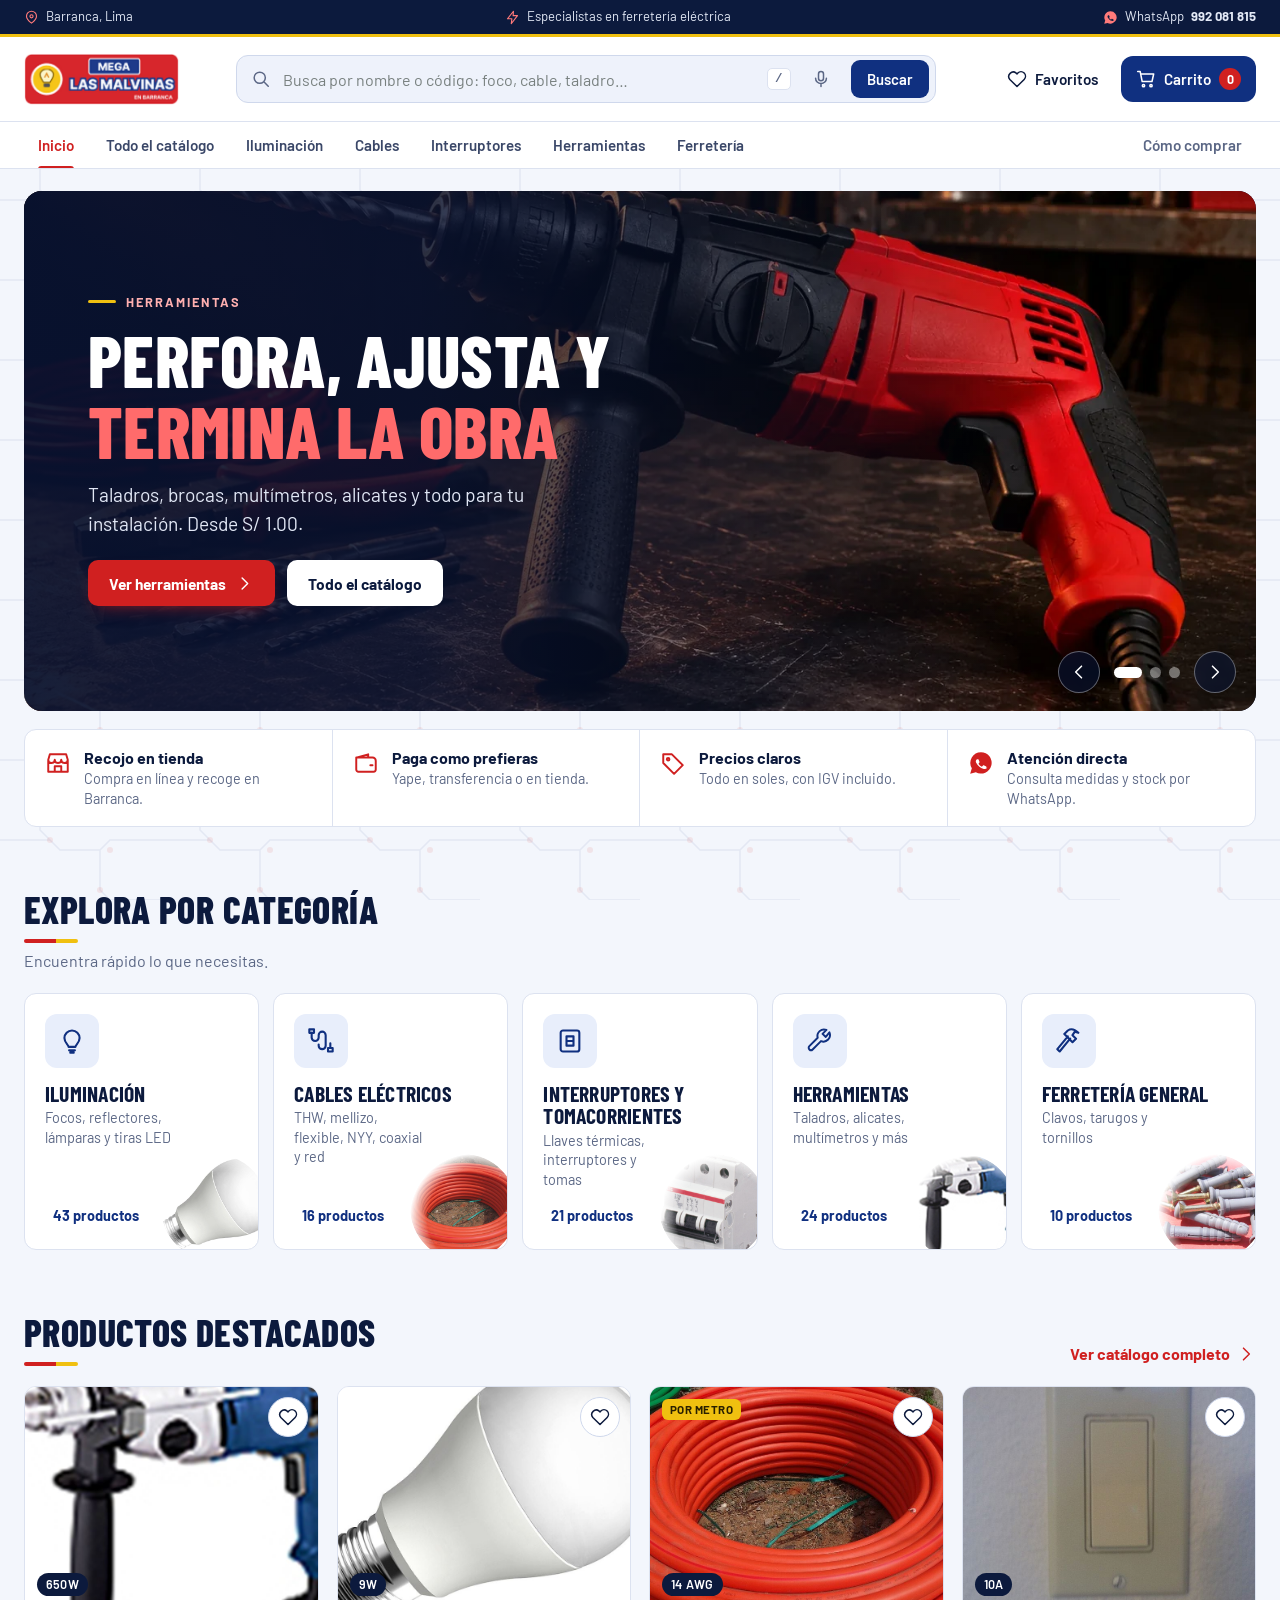
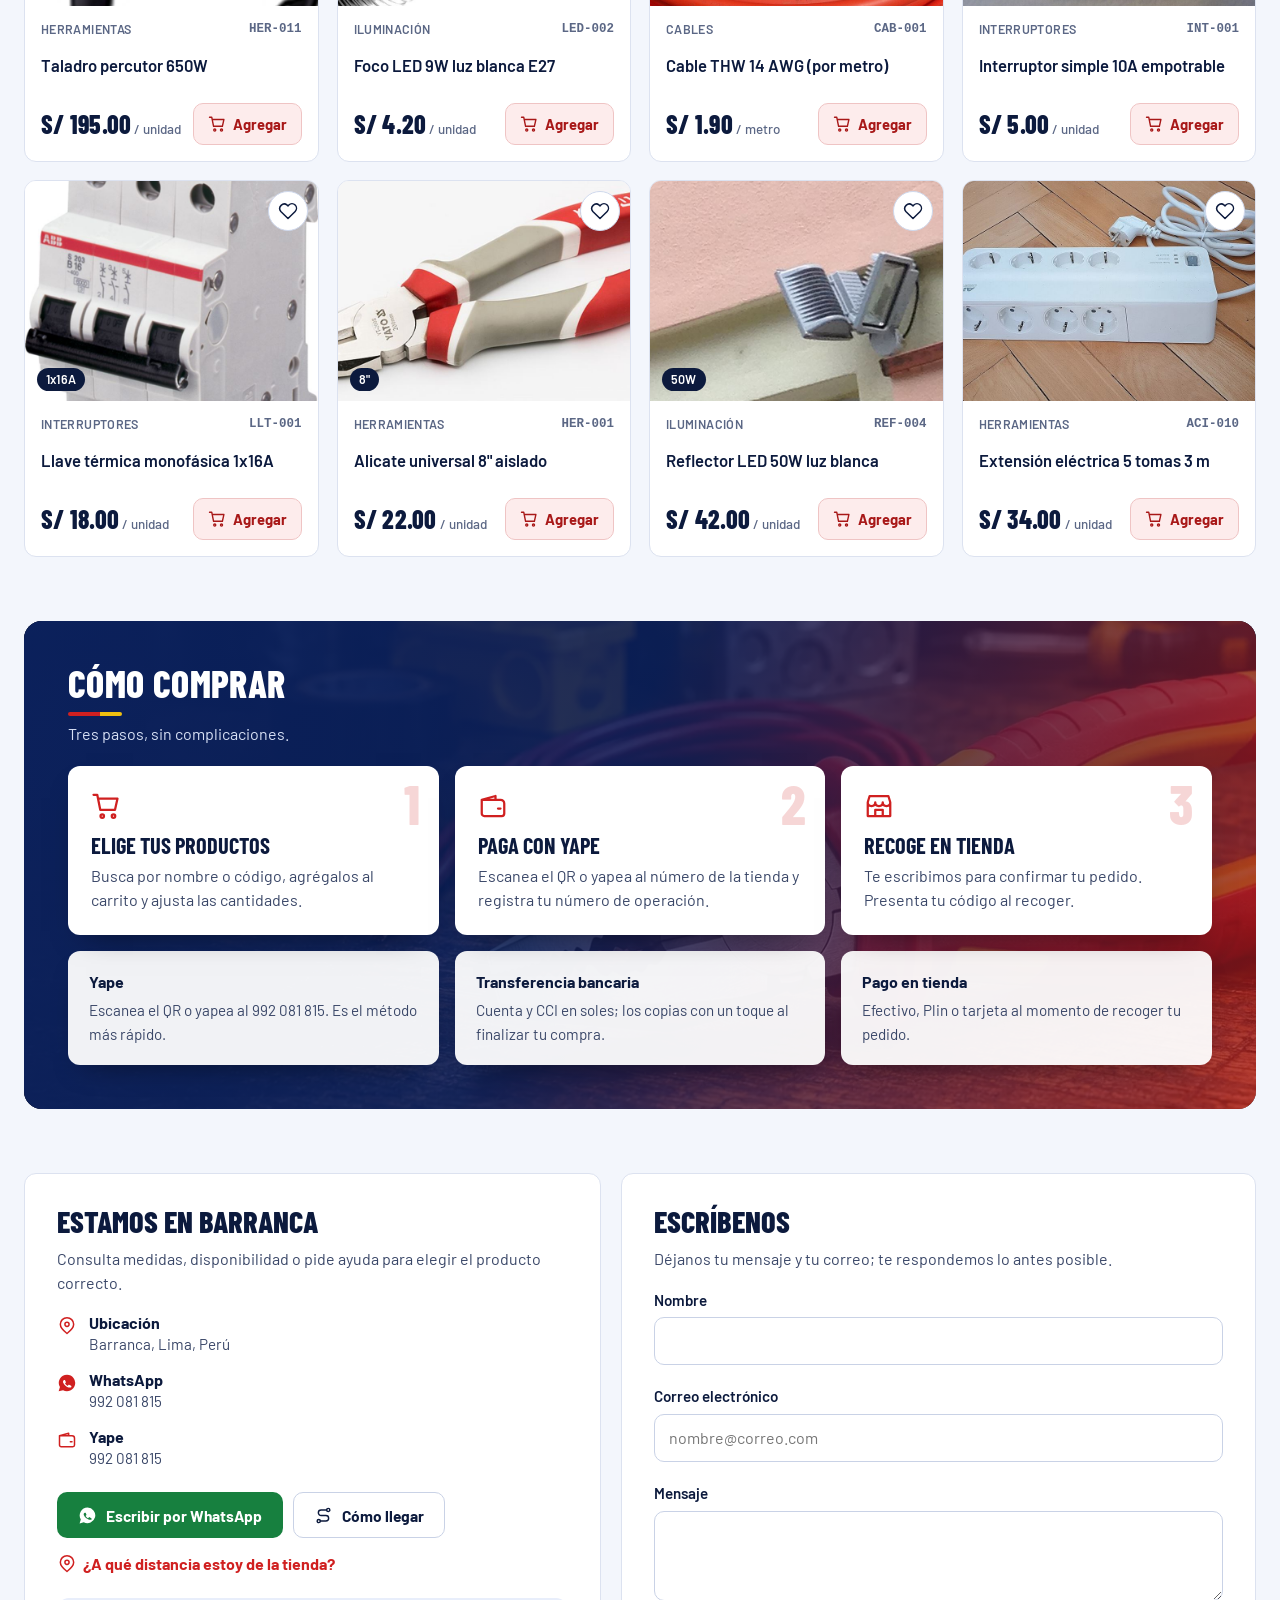
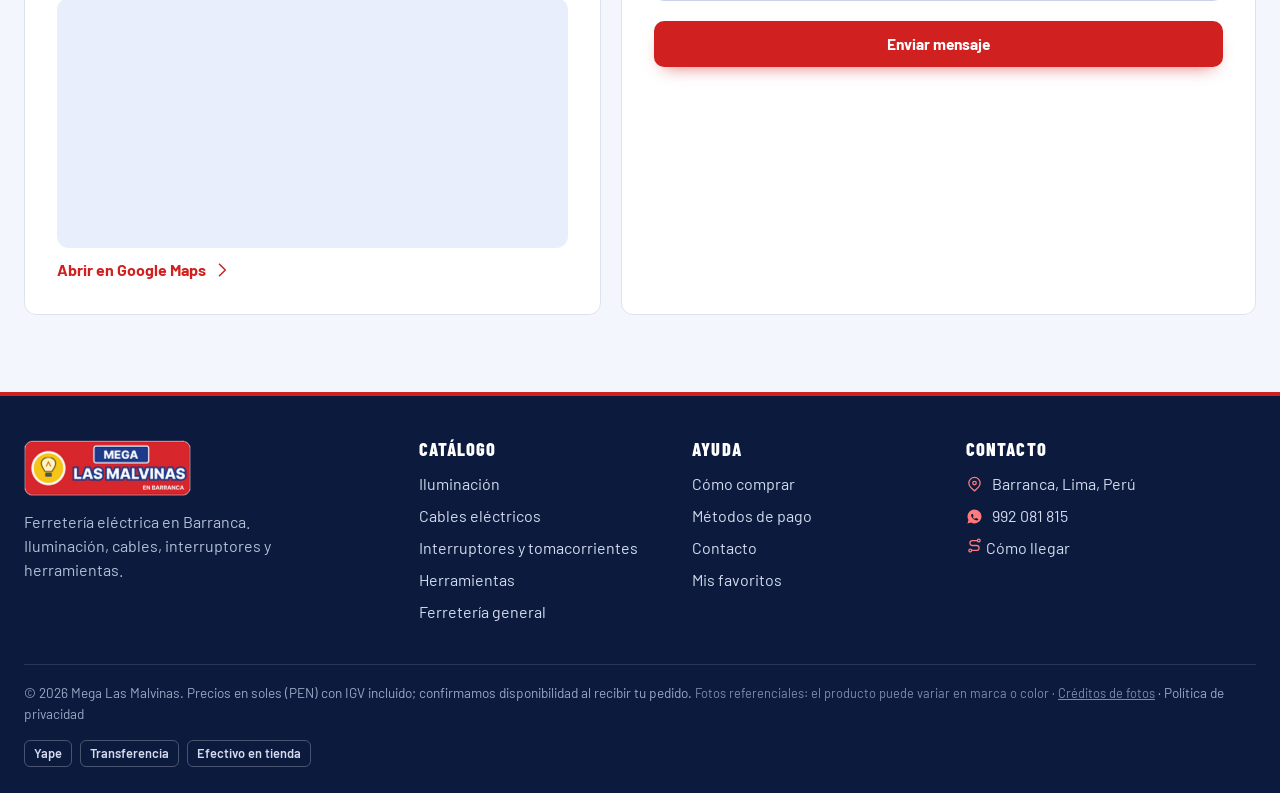
<file: index.html>
<!doctype html>
<html lang="es-PE">
<head>
<meta charset="utf-8">
<meta name="viewport" content="width=device-width, initial-scale=1">
<title>Mega Las Malvinas | Ferretería eléctrica en Barranca</title>
<meta name="description" content="Ferretería eléctrica en Barranca: focos y reflectores LED, cables, llaves térmicas, interruptores y herramientas. Compra en línea, paga con Yape y recoge en tienda.">
<meta name="theme-color" content="#d02020">
<link rel="canonical" href="https://2511113009-create.github.io/mega-las-malvinas/">
<meta property="og:type" content="website">
<meta property="og:locale" content="es_PE">
<meta property="og:site_name" content="Mega Las Malvinas">
<meta property="og:title" content="Mega Las Malvinas | Ferretería eléctrica en Barranca">
<meta property="og:description" content="Iluminación, cables, interruptores y herramientas. Compra en línea y recoge en tienda.">
<meta property="og:url" content="https://2511113009-create.github.io/mega-las-malvinas/">
<meta property="og:image" content="https://2511113009-create.github.io/mega-las-malvinas/img/portada-1.webp">
<link rel="icon" href="img/favicon-32.png" sizes="32x32" type="image/png">
<link rel="icon" href="img/icono-256.png" sizes="256x256" type="image/png">
<link rel="apple-touch-icon" href="img/apple-touch-icon.png">
<link rel="manifest" href="manifest.webmanifest">
<link rel="preconnect" href="https://fonts.googleapis.com">
<link rel="preconnect" href="https://fonts.gstatic.com" crossorigin>
<link rel="stylesheet" href="https://fonts.googleapis.com/css2?family=Barlow+Condensed:wght@600;700;800&family=Barlow:wght@400;500;600;700&display=swap">
<link rel="stylesheet" href="css/estilos.css">
<script type="application/ld+json">
{"@context":"https://schema.org","@type":"HardwareStore","name":"Mega Las Malvinas","description":"Ferretería eléctrica en Barranca.","telephone":"+51992081815","priceRange":"S/","paymentAccepted":"Yape, transferencia bancaria, efectivo","currenciesAccepted":"PEN","geo":{"@type":"GeoCoordinates","latitude":-10.7526369,"longitude":-77.7615328},"hasMap":"https://maps.app.goo.gl/6qLEPKYVNLY3N7ny9","logo":"https://2511113009-create.github.io/mega-las-malvinas/img/logo.png","address":{"@type":"PostalAddress","addressLocality":"Barranca","addressRegion":"Lima","addressCountry":"PE"}}
</script>
<script defer src="js/config.js"></script>
<script defer src="js/datos.js"></script>
<script defer src="js/fotos.js"></script>
<script defer src="js/ilustraciones.js"></script>
<script defer src="js/vendor/qrcode.min.js"></script>
<script defer src="js/yape.js"></script>
<script defer src="js/api.js"></script>
<script defer src="js/app.js"></script>
<script defer src="js/extras.js"></script>
</head>
<body>
<a class="saltar" href="#contenido">Saltar al contenido</a>

<div class="franja">
  <div class="caja franja-in">
    <span><i data-ico="pin"></i> Barranca, Lima</span>
    <span class="solo-pc"><i data-ico="bolt"></i> Especialistas en ferretería eléctrica</span>
    <a href="#contacto" data-wa><i data-ico="whatsapp"></i> WhatsApp <b data-tel></b></a>
  </div>
</div>

<header class="cabecera" id="cabecera">
  <div class="caja cab-in">
    <a class="marca" href="#inicio" aria-label="Mega Las Malvinas, ir al inicio">
      <img class="logo" src="img/logo.png" width="154" height="52" alt="Mega Las Malvinas, en Barranca">
    </a>

    <form class="buscador" id="buscador" role="search" autocomplete="off">
      <label class="sr" for="q">Buscar productos</label>
      <i data-ico="search"></i>
      <input id="q" type="search" placeholder="Busca por nombre o código: foco, cable, taladro…" maxlength="80" role="combobox" aria-expanded="false" aria-controls="sugerencias" aria-autocomplete="list">
      <kbd aria-hidden="true">/</kbd>
      <button class="btn-buscar" type="submit">Buscar</button>
      <ul id="sugerencias" role="listbox" aria-label="Sugerencias" hidden></ul>
    </form>

    <div class="acciones">
      <a class="acc" href="#favoritos" id="accFav" aria-label="Favoritos"><i data-ico="heart"></i><span class="acc-txt">Favoritos</span><b class="burbuja" id="cntFav" hidden>0</b></a>
      <button class="acc acc-carrito" type="button" id="accCarrito" data-accion="carrito" aria-label="Abrir carrito"><i data-ico="cart"></i><span class="acc-txt">Carrito</span><b class="burbuja" id="cntCarrito">0</b></button>
    </div>
  </div>
  <nav class="nav" aria-label="Principal"><div class="caja nav-in" id="nav"></div></nav>
</header>

<main id="contenido" tabindex="-1">
  <noscript><div class="caja aviso-js"><p>Para ver el catálogo y comprar necesitas activar JavaScript. También puedes escribirnos por <a href="https://wa.me/51992081815">WhatsApp</a>.</p></div></noscript>
  <div id="vista"></div>
</main>

<footer class="pie">
  <div class="caja pie-in">
    <div class="pie-marca">
      <a class="marca marca-clara" href="#inicio" aria-label="Mega Las Malvinas"><img class="logo" src="img/logo.png" width="167" height="56" alt=""></a>
      <p>Ferretería eléctrica en Barranca. Iluminación, cables, interruptores y herramientas.</p>
    </div>
    <div>
      <h2>Catálogo</h2>
      <ul id="pieCats"></ul>
    </div>
    <div>
      <h2>Ayuda</h2>
      <ul>
        <li><a href="#como-comprar">Cómo comprar</a></li>
        <li><a href="#metodos-pago">Métodos de pago</a></li>
        <li><a href="#contacto">Contacto</a></li>
        <li><a href="#favoritos">Mis favoritos</a></li>
      </ul>
    </div>
    <div>
      <h2>Contacto</h2>
      <ul class="pie-contacto">
        <li><i data-ico="pin"></i> Barranca, Lima, Perú</li>
        <li><i data-ico="whatsapp"></i> <a href="#" data-wa><span data-tel></span></a></li>
        <li><a href="#" data-mapa><i data-ico="route"></i> Cómo llegar</a></li>
      </ul>
    </div>
  </div>
  <div class="caja pie-base">
    <span>© <span id="anio"></span> Mega Las Malvinas. Precios en soles (PEN) con IGV incluido; confirmamos disponibilidad al recibir tu pedido. <span class="creditos-fotos">Fotos referenciales: el producto puede variar en marca o color · <a href="creditos.html">Créditos de fotos</a></span> · <a href="privacidad.html">Política de privacidad</a></span>
    <span class="pie-pagos"><b>Yape</b><b>Transferencia</b><b>Efectivo en tienda</b></span>
  </div>
</footer>

<button class="fab" id="fab" type="button" data-accion="carrito" hidden><i data-ico="cart"></i><span id="fabTxt"></span></button>

<dialog id="dlgProducto" class="modal" aria-labelledby="dlgProductoTit"><div class="modal-in" id="dlgProductoCont"></div></dialog>
<dialog id="dlgCarrito" class="cajon" aria-labelledby="dlgCarritoTit"><div class="cajon-in" id="dlgCarritoCont"></div></dialog>
<dialog id="dlgPago" class="modal modal-ancho" aria-labelledby="dlgPagoTit"><div class="modal-in" id="dlgPagoCont"></div></dialog>

<div id="toast" role="status" aria-live="polite"></div>
<section id="zonaImpresion" aria-hidden="true"></section>
</body>
</html>
</file>
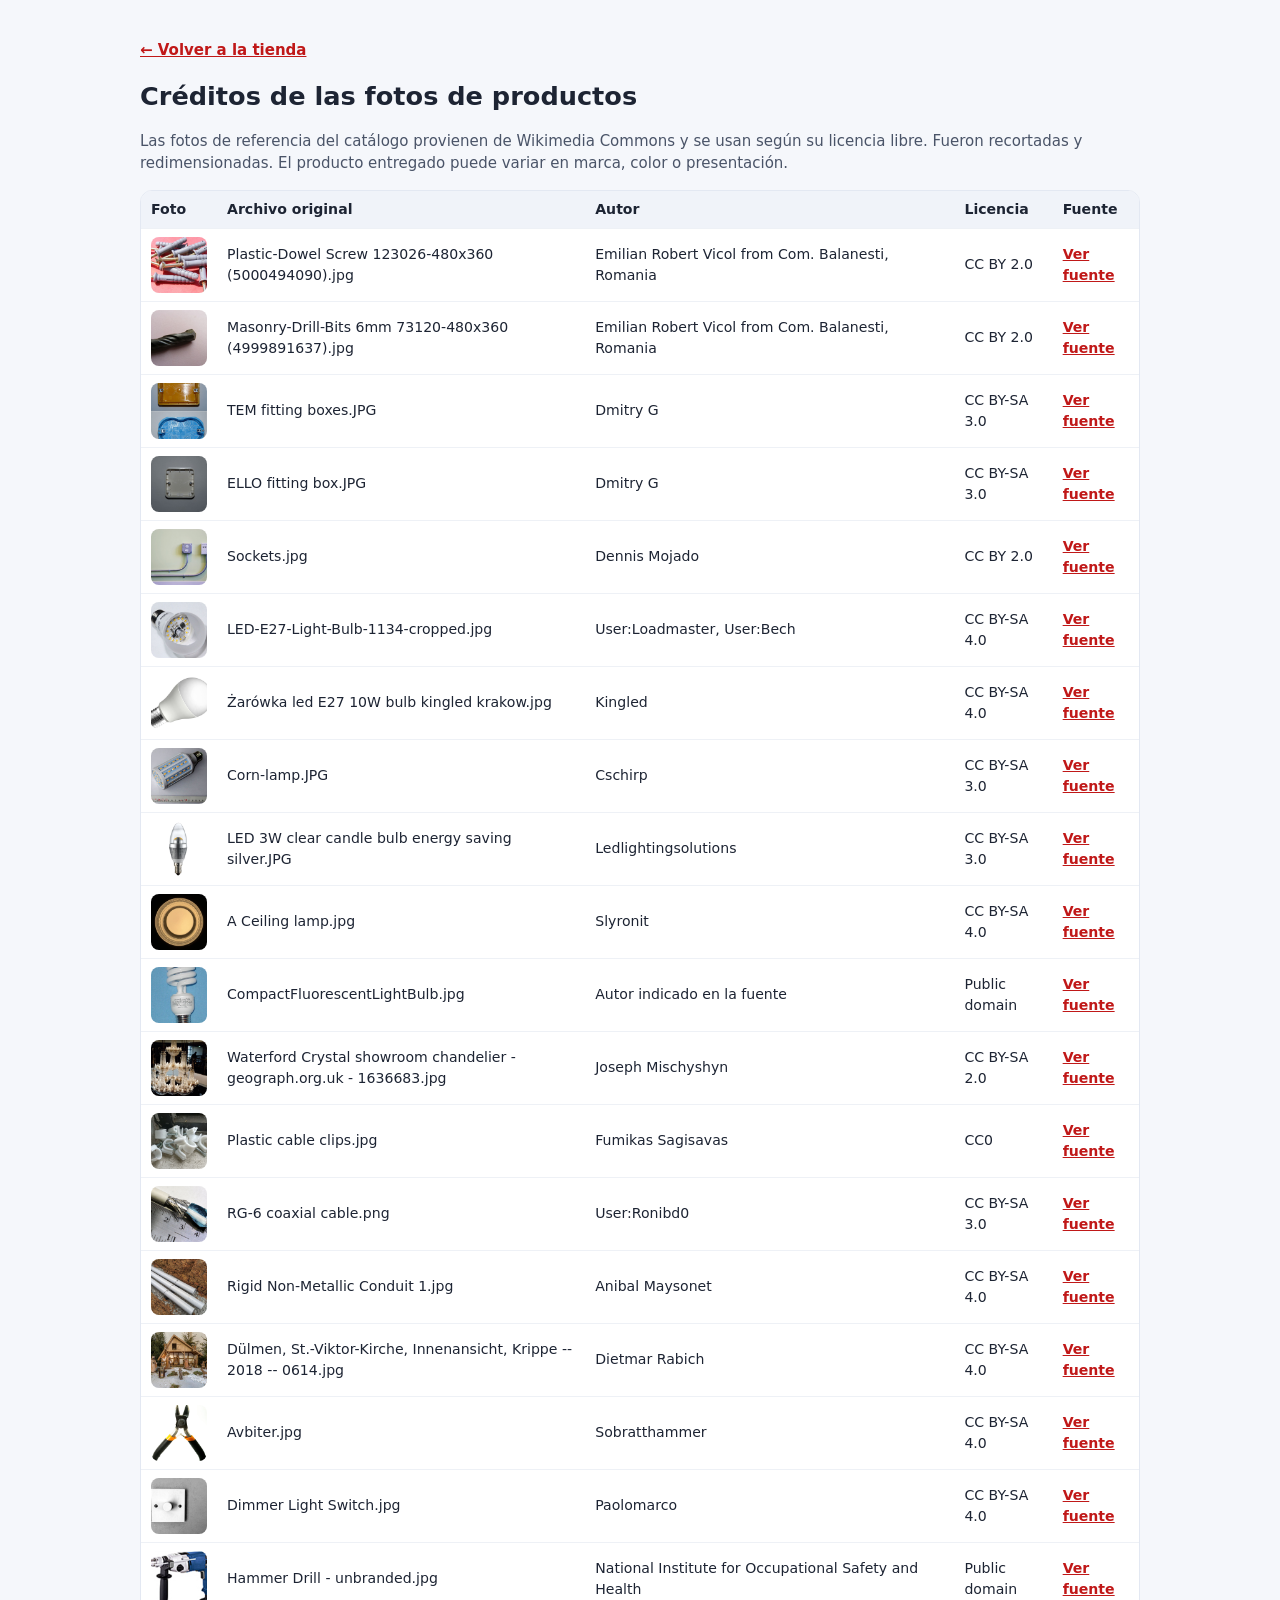
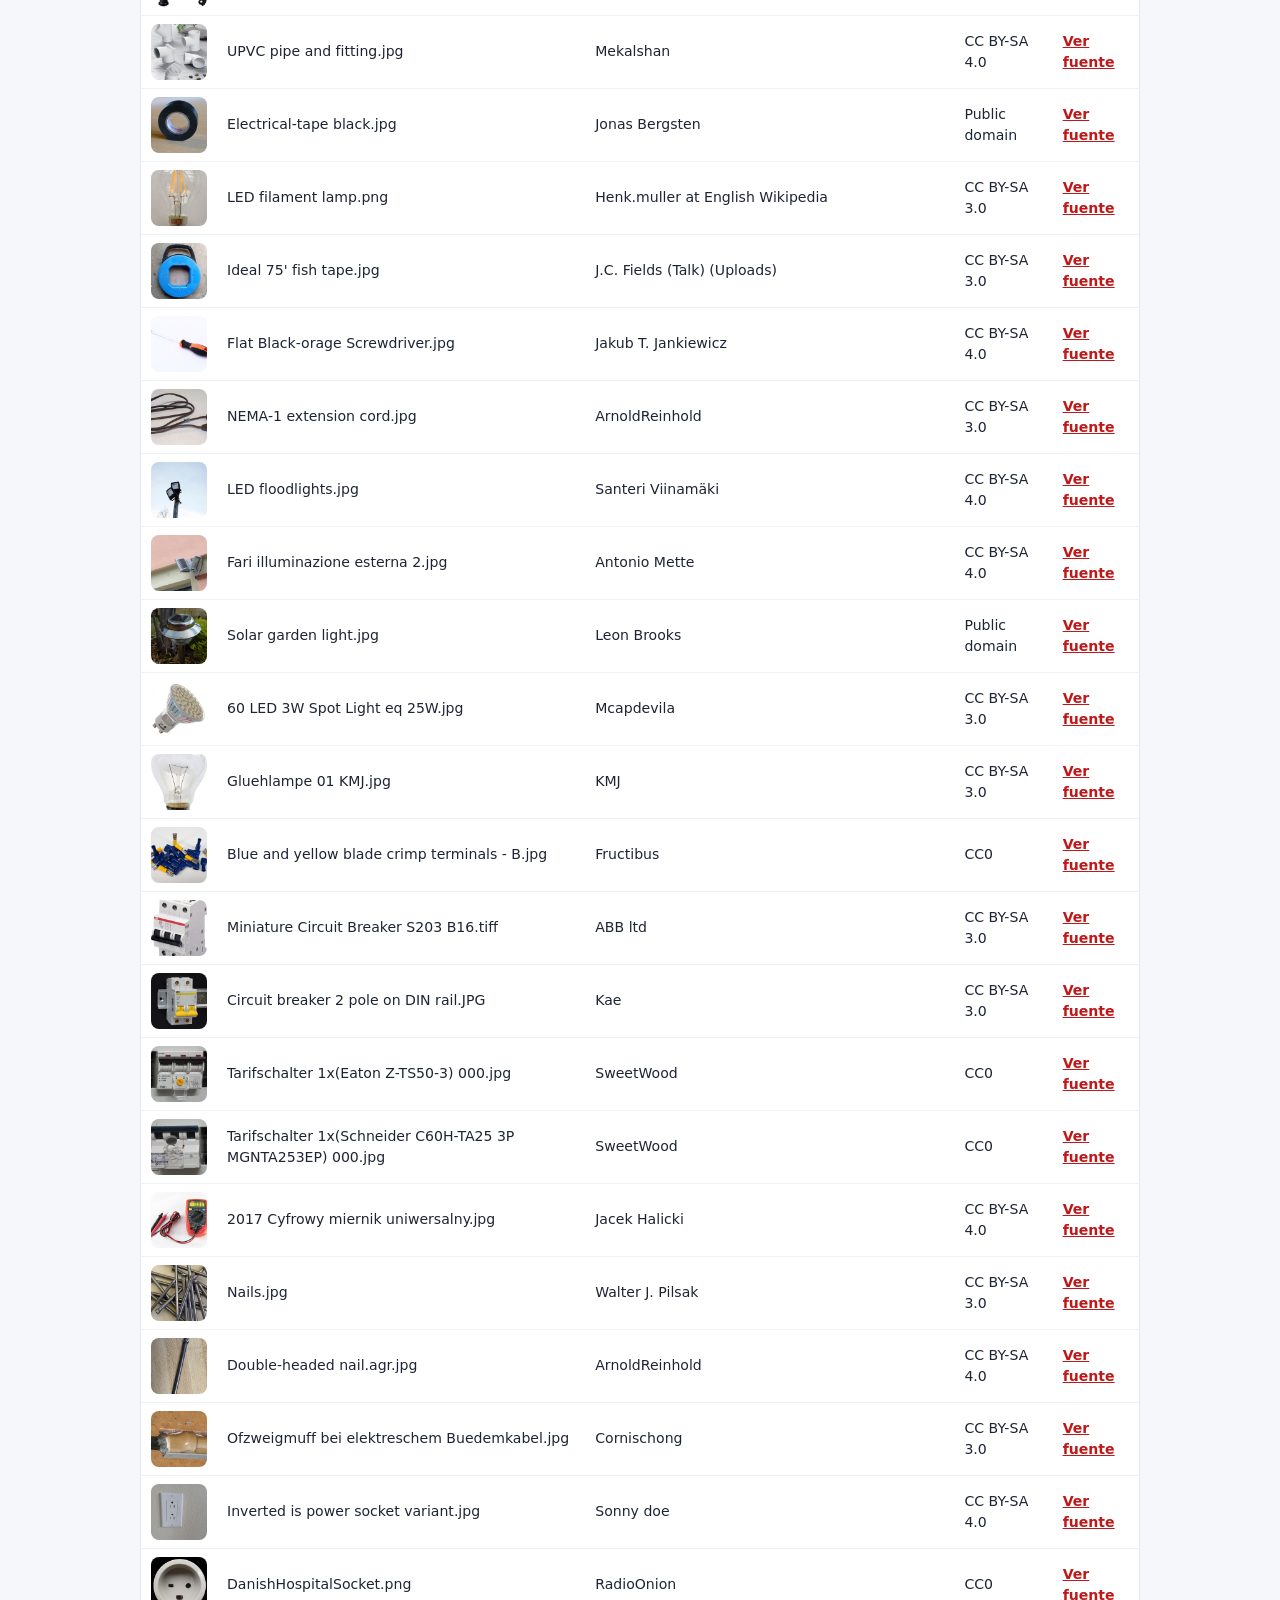
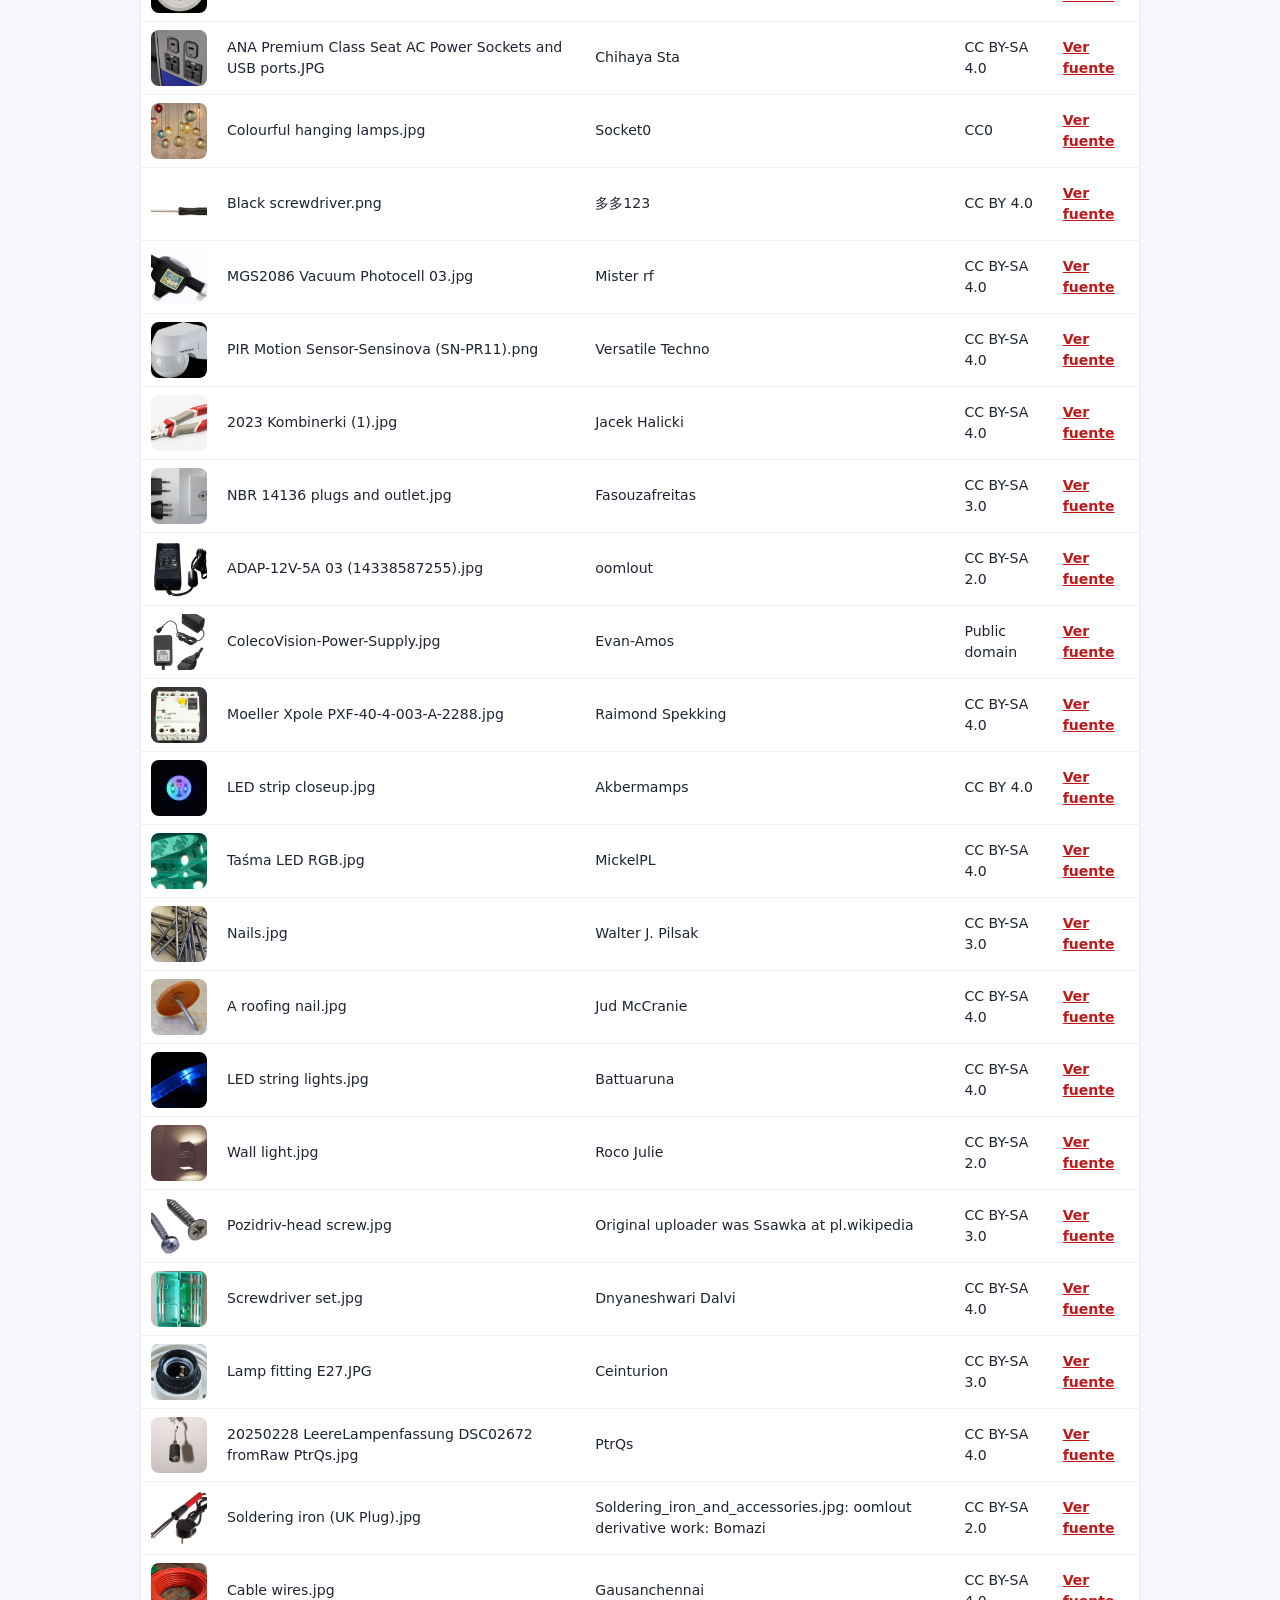
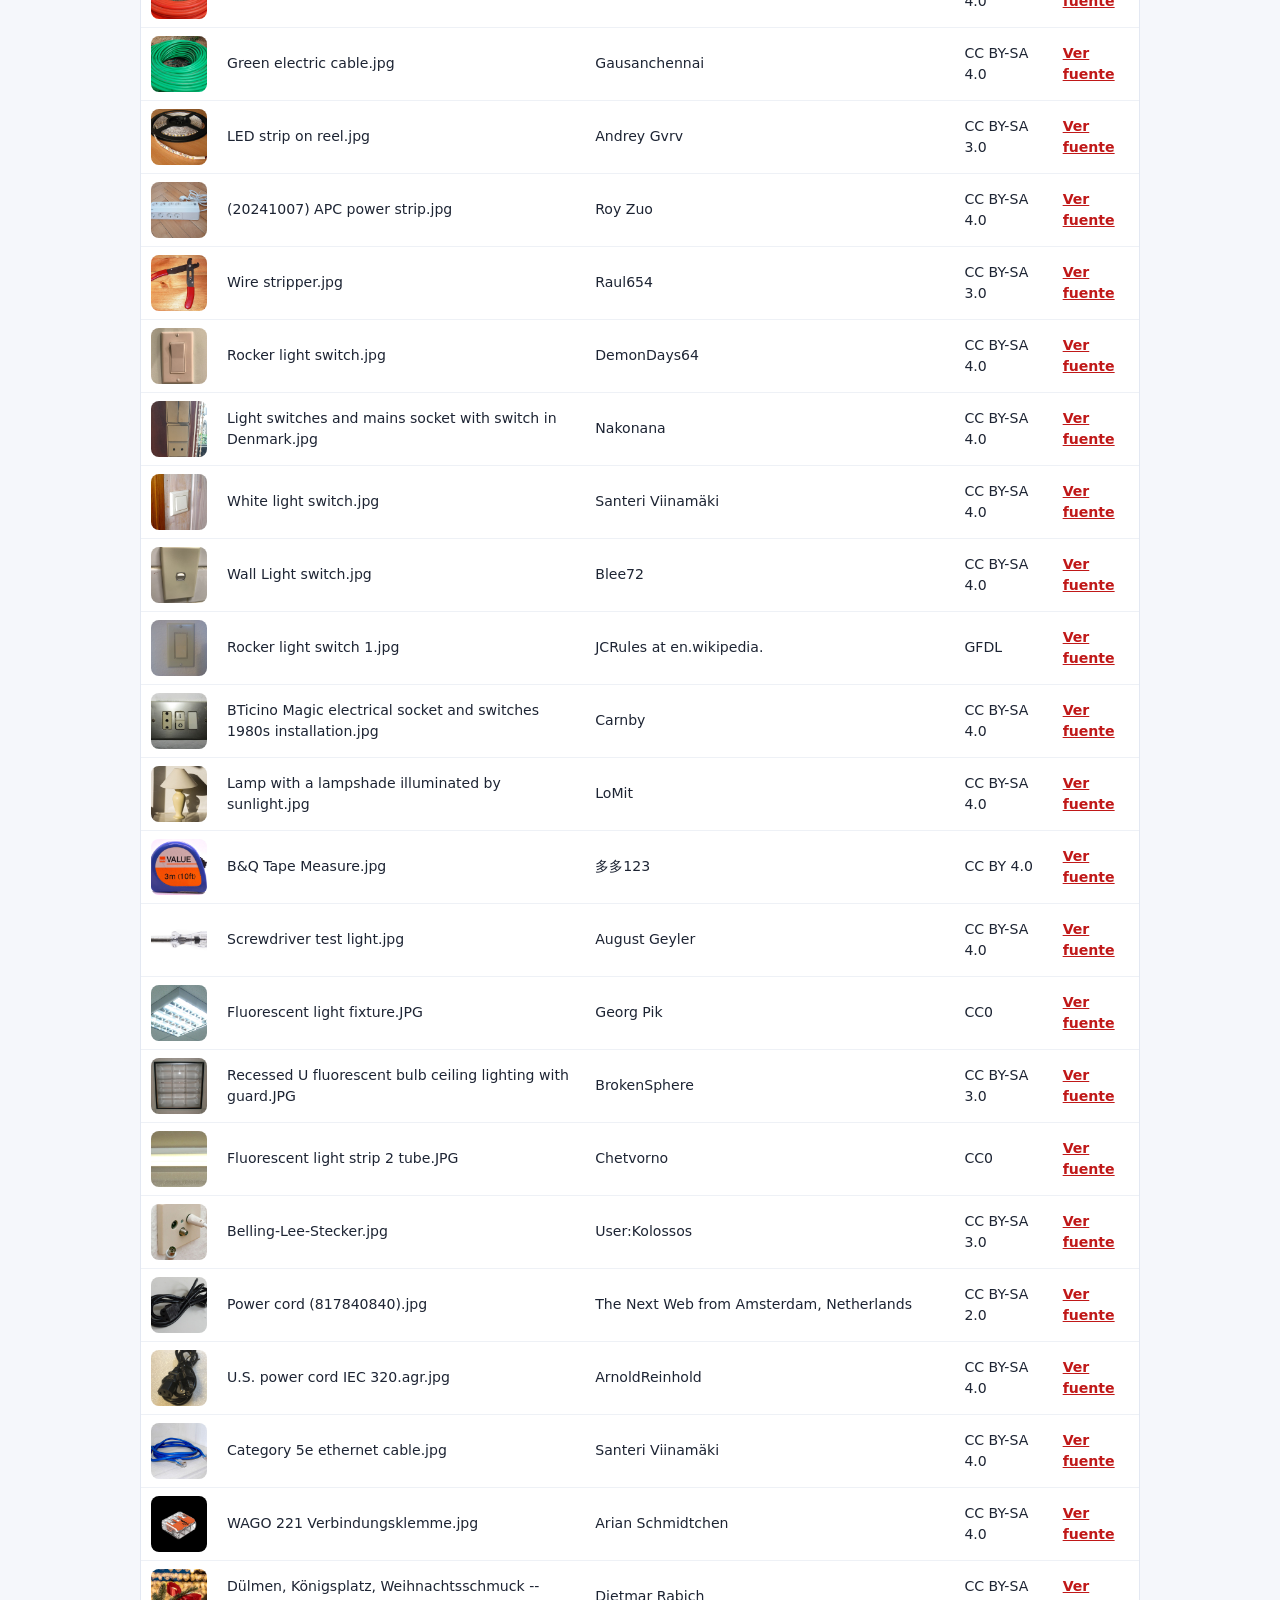
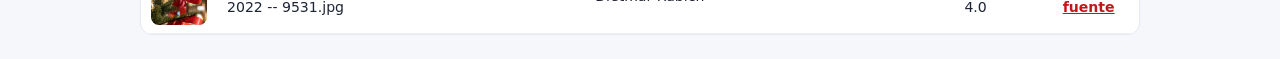
<file: creditos.html>
<!doctype html>
<html lang="es-PE">
<head>
<meta charset="utf-8">
<meta name="viewport" content="width=device-width, initial-scale=1">
<title>Créditos de fotos · Mega Las Malvinas</title>
<meta name="robots" content="noindex">
<link rel="icon" href="img/favicon-32.png" sizes="32x32" type="image/png">
<style>
body{font:15px/1.5 system-ui,-apple-system,Segoe UI,Roboto,sans-serif;margin:0;color:#1d2433;background:#f5f7fb}
main{max-width:1000px;margin:0 auto;padding:24px 16px}
h1{font-size:1.6rem;margin:0 0 6px}p{color:#4a5468}
.tabla{overflow-x:auto;background:#fff;border-radius:12px;border:1px solid #e3e8f2}
table{border-collapse:collapse;width:100%;min-width:640px}td,th{padding:8px 10px;border-bottom:1px solid #eef1f6;text-align:left;font-size:.88rem;vertical-align:middle}
th{background:#f0f3f9}img{border-radius:8px;object-fit:cover;display:block}a{color:#c01818;font-weight:600}
</style>
</head>
<body><main>
<p><a href="./">← Volver a la tienda</a></p>
<h1>Créditos de las fotos de productos</h1>
<p>Las fotos de referencia del catálogo provienen de Wikimedia Commons y se usan según su licencia libre. Fueron recortadas y redimensionadas. El producto entregado puede variar en marca, color o presentación.</p>
<div class="tabla"><table><thead><tr><th>Foto</th><th>Archivo original</th><th>Autor</th><th>Licencia</th><th>Fuente</th></tr></thead><tbody>
<tr><td><img src="img/productos/anchors-3.jpg" alt="" width="56" height="56" loading="lazy"></td><td>Plastic-Dowel Screw 123026-480x360 (5000494090).jpg</td><td>Emilian Robert Vicol from Com. Balanesti, Romania</td><td>CC BY 2.0</td><td><a href="https://commons.wikimedia.org/wiki/File:Plastic-Dowel_Screw_123026-480x360_(5000494090).jpg" target="_blank" rel="noopener">Ver fuente</a></td></tr>
<tr><td><img src="img/productos/bits-1.jpg" alt="" width="56" height="56" loading="lazy"></td><td>Masonry-Drill-Bits 6mm 73120-480x360 (4999891637).jpg</td><td>Emilian Robert Vicol from Com. Balanesti, Romania</td><td>CC BY 2.0</td><td><a href="https://commons.wikimedia.org/wiki/File:Masonry-Drill-Bits_6mm_73120-480x360_(4999891637).jpg" target="_blank" rel="noopener">Ver fuente</a></td></tr>
<tr><td><img src="img/productos/box-0.jpg" alt="" width="56" height="56" loading="lazy"></td><td>TEM fitting boxes.JPG</td><td>Dmitry G</td><td>CC BY-SA 3.0</td><td><a href="https://commons.wikimedia.org/wiki/File:TEM_fitting_boxes.JPG" target="_blank" rel="noopener">Ver fuente</a></td></tr>
<tr><td><img src="img/productos/box-1.jpg" alt="" width="56" height="56" loading="lazy"></td><td>ELLO fitting box.JPG</td><td>Dmitry G</td><td>CC BY-SA 3.0</td><td><a href="https://commons.wikimedia.org/wiki/File:ELLO_fitting_box.JPG" target="_blank" rel="noopener">Ver fuente</a></td></tr>
<tr><td><img src="img/productos/box-5.jpg" alt="" width="56" height="56" loading="lazy"></td><td>Sockets.jpg</td><td>Dennis Mojado</td><td>CC BY 2.0</td><td><a href="https://commons.wikimedia.org/wiki/File:Sockets.jpg" target="_blank" rel="noopener">Ver fuente</a></td></tr>
<tr><td><img src="img/productos/bulb-0.jpg" alt="" width="56" height="56" loading="lazy"></td><td>LED-E27-Light-Bulb-1134-cropped.jpg</td><td>User:Loadmaster, User:Bech</td><td>CC BY-SA 4.0</td><td><a href="https://commons.wikimedia.org/wiki/File:LED-E27-Light-Bulb-1134-cropped.jpg" target="_blank" rel="noopener">Ver fuente</a></td></tr>
<tr><td><img src="img/productos/bulb-3.jpg" alt="" width="56" height="56" loading="lazy"></td><td>Żar&#243;wka led E27 10W bulb kingled krakow.jpg</td><td>Kingled</td><td>CC BY-SA 4.0</td><td><a href="https://commons.wikimedia.org/wiki/File:%C5%BBar%C3%B3wka_led_E27_10W_bulb_kingled_krakow.jpg" target="_blank" rel="noopener">Ver fuente</a></td></tr>
<tr><td><img src="img/productos/bulbhp-1.jpg" alt="" width="56" height="56" loading="lazy"></td><td>Corn-lamp.JPG</td><td>Cschirp</td><td>CC BY-SA 3.0</td><td><a href="https://commons.wikimedia.org/wiki/File:Corn-lamp.JPG" target="_blank" rel="noopener">Ver fuente</a></td></tr>
<tr><td><img src="img/productos/candle-0.jpg" alt="" width="56" height="56" loading="lazy"></td><td>LED 3W clear candle bulb energy saving silver.JPG</td><td>Ledlightingsolutions</td><td>CC BY-SA 3.0</td><td><a href="https://commons.wikimedia.org/wiki/File:LED_3W_clear_candle_bulb_energy_saving_silver.JPG" target="_blank" rel="noopener">Ver fuente</a></td></tr>
<tr><td><img src="img/productos/ceiling2-3.jpg" alt="" width="56" height="56" loading="lazy"></td><td>A Ceiling lamp.jpg</td><td>Slyronit</td><td>CC BY-SA 4.0</td><td><a href="https://commons.wikimedia.org/wiki/File:A_Ceiling_lamp.jpg" target="_blank" rel="noopener">Ver fuente</a></td></tr>
<tr><td><img src="img/productos/cfl-1.jpg" alt="" width="56" height="56" loading="lazy"></td><td>CompactFluorescentLightBulb.jpg</td><td>Autor indicado en la fuente</td><td>Public domain</td><td><a href="https://commons.wikimedia.org/wiki/File:CompactFluorescentLightBulb.jpg" target="_blank" rel="noopener">Ver fuente</a></td></tr>
<tr><td><img src="img/productos/chandelier-2.jpg" alt="" width="56" height="56" loading="lazy"></td><td>Waterford Crystal showroom chandelier - geograph.org.uk - 1636683.jpg</td><td>Joseph Mischyshyn</td><td>CC BY-SA 2.0</td><td><a href="https://commons.wikimedia.org/wiki/File:Waterford_Crystal_showroom_chandelier_-_geograph.org.uk_-_1636683.jpg" target="_blank" rel="noopener">Ver fuente</a></td></tr>
<tr><td><img src="img/productos/clips-0.jpg" alt="" width="56" height="56" loading="lazy"></td><td>Plastic cable clips.jpg</td><td>Fumikas Sagisavas</td><td>CC0</td><td><a href="https://commons.wikimedia.org/wiki/File:Plastic_cable_clips.jpg" target="_blank" rel="noopener">Ver fuente</a></td></tr>
<tr><td><img src="img/productos/coax-0.jpg" alt="" width="56" height="56" loading="lazy"></td><td>RG-6 coaxial cable.png</td><td>User:Ronibd0</td><td>CC BY-SA 3.0</td><td><a href="https://commons.wikimedia.org/wiki/File:RG-6_coaxial_cable.png" target="_blank" rel="noopener">Ver fuente</a></td></tr>
<tr><td><img src="img/productos/conduit-0.jpg" alt="" width="56" height="56" loading="lazy"></td><td>Rigid Non-Metallic Conduit 1.jpg</td><td>Anibal Maysonet</td><td>CC BY-SA 4.0</td><td><a href="https://commons.wikimedia.org/wiki/File:Rigid_Non-Metallic_Conduit_1.jpg" target="_blank" rel="noopener">Ver fuente</a></td></tr>
<tr><td><img src="img/productos/curtain-1.jpg" alt="" width="56" height="56" loading="lazy"></td><td>D&#252;lmen, St.-Viktor-Kirche, Innenansicht, Krippe -- 2018 -- 0614.jpg</td><td>Dietmar Rabich</td><td>CC BY-SA 4.0</td><td><a href="https://commons.wikimedia.org/wiki/File:D%C3%BClmen,_St.-Viktor-Kirche,_Innenansicht,_Krippe_--_2018_--_0614.jpg" target="_blank" rel="noopener">Ver fuente</a></td></tr>
<tr><td><img src="img/productos/diag-7.jpg" alt="" width="56" height="56" loading="lazy"></td><td>Avbiter.jpg</td><td>Sobratthammer</td><td>CC BY-SA 4.0</td><td><a href="https://commons.wikimedia.org/wiki/File:Avbiter.jpg" target="_blank" rel="noopener">Ver fuente</a></td></tr>
<tr><td><img src="img/productos/dimmer-5.jpg" alt="" width="56" height="56" loading="lazy"></td><td>Dimmer Light Switch.jpg</td><td>Paolomarco</td><td>CC BY-SA 4.0</td><td><a href="https://commons.wikimedia.org/wiki/File:Dimmer_Light_Switch.jpg" target="_blank" rel="noopener">Ver fuente</a></td></tr>
<tr><td><img src="img/productos/drill-1.jpg" alt="" width="56" height="56" loading="lazy"></td><td>Hammer Drill - unbranded.jpg</td><td>National Institute for Occupational Safety and Health</td><td>Public domain</td><td><a href="https://commons.wikimedia.org/wiki/File:Hammer_Drill_-_unbranded.jpg" target="_blank" rel="noopener">Ver fuente</a></td></tr>
<tr><td><img src="img/productos/elbow-1.jpg" alt="" width="56" height="56" loading="lazy"></td><td>UPVC pipe and fitting.jpg</td><td>Mekalshan</td><td>CC BY-SA 4.0</td><td><a href="https://commons.wikimedia.org/wiki/File:UPVC_pipe_and_fitting.jpg" target="_blank" rel="noopener">Ver fuente</a></td></tr>
<tr><td><img src="img/productos/etape-0.jpg" alt="" width="56" height="56" loading="lazy"></td><td>Electrical-tape black.jpg</td><td>Jonas Bergsten</td><td>Public domain</td><td><a href="https://commons.wikimedia.org/wiki/File:Electrical-tape_black.jpg" target="_blank" rel="noopener">Ver fuente</a></td></tr>
<tr><td><img src="img/productos/filament-6.jpg" alt="" width="56" height="56" loading="lazy"></td><td>LED filament lamp.png</td><td>Henk.muller at English Wikipedia</td><td>CC BY-SA 3.0</td><td><a href="https://commons.wikimedia.org/wiki/File:LED_filament_lamp.png" target="_blank" rel="noopener">Ver fuente</a></td></tr>
<tr><td><img src="img/productos/fishtape-5.jpg" alt="" width="56" height="56" loading="lazy"></td><td>Ideal 75&#39; fish tape.jpg</td><td>J.C. Fields (Talk) (Uploads)</td><td>CC BY-SA 3.0</td><td><a href="https://commons.wikimedia.org/wiki/File:Ideal_75%27_fish_tape.jpg" target="_blank" rel="noopener">Ver fuente</a></td></tr>
<tr><td><img src="img/productos/flatsd-3.jpg" alt="" width="56" height="56" loading="lazy"></td><td>Flat Black-orage Screwdriver.jpg</td><td>Jakub T. Jankiewicz</td><td>CC BY-SA 4.0</td><td><a href="https://commons.wikimedia.org/wiki/File:Flat_Black-orage_Screwdriver.jpg" target="_blank" rel="noopener">Ver fuente</a></td></tr>
<tr><td><img src="img/productos/flex2-6.jpg" alt="" width="56" height="56" loading="lazy"></td><td>NEMA-1 extension cord.jpg</td><td>ArnoldReinhold</td><td>CC BY-SA 3.0</td><td><a href="https://commons.wikimedia.org/wiki/File:NEMA-1_extension_cord.jpg" target="_blank" rel="noopener">Ver fuente</a></td></tr>
<tr><td><img src="img/productos/flood-5.jpg" alt="" width="56" height="56" loading="lazy"></td><td>LED floodlights.jpg</td><td>Santeri Viinam&#228;ki</td><td>CC BY-SA 4.0</td><td><a href="https://commons.wikimedia.org/wiki/File:LED_floodlights.jpg" target="_blank" rel="noopener">Ver fuente</a></td></tr>
<tr><td><img src="img/productos/flood-7.jpg" alt="" width="56" height="56" loading="lazy"></td><td>Fari illuminazione esterna 2.jpg</td><td>Antonio Mette</td><td>CC BY-SA 4.0</td><td><a href="https://commons.wikimedia.org/wiki/File:Fari_illuminazione_esterna_2.jpg" target="_blank" rel="noopener">Ver fuente</a></td></tr>
<tr><td><img src="img/productos/garden-0.jpg" alt="" width="56" height="56" loading="lazy"></td><td>Solar garden light.jpg</td><td>Leon Brooks</td><td>Public domain</td><td><a href="https://commons.wikimedia.org/wiki/File:Solar_garden_light.jpg" target="_blank" rel="noopener">Ver fuente</a></td></tr>
<tr><td><img src="img/productos/gu10-0.jpg" alt="" width="56" height="56" loading="lazy"></td><td>60 LED 3W Spot Light eq 25W.jpg</td><td>Mcapdevila</td><td>CC BY-SA 3.0</td><td><a href="https://commons.wikimedia.org/wiki/File:60_LED_3W_Spot_Light_eq_25W.jpg" target="_blank" rel="noopener">Ver fuente</a></td></tr>
<tr><td><img src="img/productos/incand-0.jpg" alt="" width="56" height="56" loading="lazy"></td><td>Gluehlampe 01 KMJ.jpg</td><td>KMJ</td><td>CC BY-SA 3.0</td><td><a href="https://commons.wikimedia.org/wiki/File:Gluehlampe_01_KMJ.jpg" target="_blank" rel="noopener">Ver fuente</a></td></tr>
<tr><td><img src="img/productos/lugs-1.jpg" alt="" width="56" height="56" loading="lazy"></td><td>Blue and yellow blade crimp terminals - B.jpg</td><td>Fructibus</td><td>CC0</td><td><a href="https://commons.wikimedia.org/wiki/File:Blue_and_yellow_blade_crimp_terminals_-_B.jpg" target="_blank" rel="noopener">Ver fuente</a></td></tr>
<tr><td><img src="img/productos/mcb-1.jpg" alt="" width="56" height="56" loading="lazy"></td><td>Miniature Circuit Breaker S203 B16.tiff</td><td>ABB ltd</td><td>CC BY-SA 3.0</td><td><a href="https://commons.wikimedia.org/wiki/File:Miniature_Circuit_Breaker_S203_B16.tiff" target="_blank" rel="noopener">Ver fuente</a></td></tr>
<tr><td><img src="img/productos/mcb1-0.jpg" alt="" width="56" height="56" loading="lazy"></td><td>Circuit breaker 2 pole on DIN rail.JPG</td><td>Kae</td><td>CC BY-SA 3.0</td><td><a href="https://commons.wikimedia.org/wiki/File:Circuit_breaker_2_pole_on_DIN_rail.JPG" target="_blank" rel="noopener">Ver fuente</a></td></tr>
<tr><td><img src="img/productos/mcb3-1.jpg" alt="" width="56" height="56" loading="lazy"></td><td>Tarifschalter 1x(Eaton Z-TS50-3) 000.jpg</td><td>SweetWood</td><td>CC0</td><td><a href="https://commons.wikimedia.org/wiki/File:Tarifschalter_1x(Eaton_Z-TS50-3)_000.jpg" target="_blank" rel="noopener">Ver fuente</a></td></tr>
<tr><td><img src="img/productos/mcb3-2.jpg" alt="" width="56" height="56" loading="lazy"></td><td>Tarifschalter 1x(Schneider C60H-TA25 3P MGNTA253EP) 000.jpg</td><td>SweetWood</td><td>CC0</td><td><a href="https://commons.wikimedia.org/wiki/File:Tarifschalter_1x(Schneider_C60H-TA25_3P_MGNTA253EP)_000.jpg" target="_blank" rel="noopener">Ver fuente</a></td></tr>
<tr><td><img src="img/productos/multimeter-0.jpg" alt="" width="56" height="56" loading="lazy"></td><td>2017 Cyfrowy miernik uniwersalny.jpg</td><td>Jacek Halicki</td><td>CC BY-SA 4.0</td><td><a href="https://commons.wikimedia.org/wiki/File:2017_Cyfrowy_miernik_uniwersalny.jpg" target="_blank" rel="noopener">Ver fuente</a></td></tr>
<tr><td><img src="img/productos/nails-0.jpg" alt="" width="56" height="56" loading="lazy"></td><td>Nails.jpg</td><td>Walter J. Pilsak</td><td>CC BY-SA 3.0</td><td><a href="https://commons.wikimedia.org/wiki/File:Nails.jpg" target="_blank" rel="noopener">Ver fuente</a></td></tr>
<tr><td><img src="img/productos/nails-2.jpg" alt="" width="56" height="56" loading="lazy"></td><td>Double-headed nail.agr.jpg</td><td>ArnoldReinhold</td><td>CC BY-SA 4.0</td><td><a href="https://commons.wikimedia.org/wiki/File:Double-headed_nail.agr.jpg" target="_blank" rel="noopener">Ver fuente</a></td></tr>
<tr><td><img src="img/productos/nyy2-0.jpg" alt="" width="56" height="56" loading="lazy"></td><td>Ofzweigmuff bei elektreschem Buedemkabel.jpg</td><td>Cornischong</td><td>CC BY-SA 3.0</td><td><a href="https://commons.wikimedia.org/wiki/File:Ofzweigmuff_bei_elektreschem_Buedemkabel.jpg" target="_blank" rel="noopener">Ver fuente</a></td></tr>
<tr><td><img src="img/productos/outlet2-6.jpg" alt="" width="56" height="56" loading="lazy"></td><td>Inverted is power socket variant.jpg</td><td>Sonny doe</td><td>CC BY-SA 4.0</td><td><a href="https://commons.wikimedia.org/wiki/File:Inverted_is_power_socket_variant.jpg" target="_blank" rel="noopener">Ver fuente</a></td></tr>
<tr><td><img src="img/productos/outlet-3.jpg" alt="" width="56" height="56" loading="lazy"></td><td>DanishHospitalSocket.png</td><td>RadioOnion</td><td>CC0</td><td><a href="https://commons.wikimedia.org/wiki/File:DanishHospitalSocket.png" target="_blank" rel="noopener">Ver fuente</a></td></tr>
<tr><td><img src="img/productos/outlet-7.jpg" alt="" width="56" height="56" loading="lazy"></td><td>ANA Premium Class Seat AC Power Sockets and USB ports.JPG</td><td>Chihaya Sta</td><td>CC BY-SA 4.0</td><td><a href="https://commons.wikimedia.org/wiki/File:ANA_Premium_Class_Seat_AC_Power_Sockets_and_USB_ports.JPG" target="_blank" rel="noopener">Ver fuente</a></td></tr>
<tr><td><img src="img/productos/pendant3-3.jpg" alt="" width="56" height="56" loading="lazy"></td><td>Colourful hanging lamps.jpg</td><td>Socket0</td><td>CC0</td><td><a href="https://commons.wikimedia.org/wiki/File:Colourful_hanging_lamps.jpg" target="_blank" rel="noopener">Ver fuente</a></td></tr>
<tr><td><img src="img/productos/phillips-0.jpg" alt="" width="56" height="56" loading="lazy"></td><td>Black screwdriver.png</td><td>多多123</td><td>CC BY 4.0</td><td><a href="https://commons.wikimedia.org/wiki/File:Black_screwdriver.png" target="_blank" rel="noopener">Ver fuente</a></td></tr>
<tr><td><img src="img/productos/photocell-4.jpg" alt="" width="56" height="56" loading="lazy"></td><td>MGS2086 Vacuum Photocell 03.jpg</td><td>Mister rf</td><td>CC BY-SA 4.0</td><td><a href="https://commons.wikimedia.org/wiki/File:MGS2086_Vacuum_Photocell_03.jpg" target="_blank" rel="noopener">Ver fuente</a></td></tr>
<tr><td><img src="img/productos/pir-5.jpg" alt="" width="56" height="56" loading="lazy"></td><td>PIR Motion Sensor-Sensinova (SN-PR11).png</td><td>Versatile Techno</td><td>CC BY-SA 4.0</td><td><a href="https://commons.wikimedia.org/wiki/File:PIR_Motion_Sensor-Sensinova_(SN-PR11).png" target="_blank" rel="noopener">Ver fuente</a></td></tr>
<tr><td><img src="img/productos/pliers-0.jpg" alt="" width="56" height="56" loading="lazy"></td><td>2023 Kombinerki (1).jpg</td><td>Jacek Halicki</td><td>CC BY-SA 4.0</td><td><a href="https://commons.wikimedia.org/wiki/File:2023_Kombinerki_(1).jpg" target="_blank" rel="noopener">Ver fuente</a></td></tr>
<tr><td><img src="img/productos/plug-0.jpg" alt="" width="56" height="56" loading="lazy"></td><td>NBR 14136 plugs and outlet.jpg</td><td>Fasouzafreitas</td><td>CC BY-SA 3.0</td><td><a href="https://commons.wikimedia.org/wiki/File:NBR_14136_plugs_and_outlet.jpg" target="_blank" rel="noopener">Ver fuente</a></td></tr>
<tr><td><img src="img/productos/psu3-5.jpg" alt="" width="56" height="56" loading="lazy"></td><td>ADAP-12V-5A 03 (14338587255).jpg</td><td>oomlout</td><td>CC BY-SA 2.0</td><td><a href="https://commons.wikimedia.org/wiki/File:ADAP-12V-5A_03_(14338587255).jpg" target="_blank" rel="noopener">Ver fuente</a></td></tr>
<tr><td><img src="img/productos/psu3-7.jpg" alt="" width="56" height="56" loading="lazy"></td><td>ColecoVision-Power-Supply.jpg</td><td>Evan-Amos</td><td>Public domain</td><td><a href="https://commons.wikimedia.org/wiki/File:ColecoVision-Power-Supply.jpg" target="_blank" rel="noopener">Ver fuente</a></td></tr>
<tr><td><img src="img/productos/rcd-4.jpg" alt="" width="56" height="56" loading="lazy"></td><td>Moeller Xpole PXF-40-4-003-A-2288.jpg</td><td>Raimond Spekking</td><td>CC BY-SA 4.0</td><td><a href="https://commons.wikimedia.org/wiki/File:Moeller_Xpole_PXF-40-4-003-A-2288.jpg" target="_blank" rel="noopener">Ver fuente</a></td></tr>
<tr><td><img src="img/productos/rgbstrip-1.jpg" alt="" width="56" height="56" loading="lazy"></td><td>LED strip closeup.jpg</td><td>Akbermamps</td><td>CC BY 4.0</td><td><a href="https://commons.wikimedia.org/wiki/File:LED_strip_closeup.jpg" target="_blank" rel="noopener">Ver fuente</a></td></tr>
<tr><td><img src="img/productos/rgbstrip-2.jpg" alt="" width="56" height="56" loading="lazy"></td><td>Taśma LED RGB.jpg</td><td>MickelPL</td><td>CC BY-SA 4.0</td><td><a href="https://commons.wikimedia.org/wiki/File:Ta%C5%9Bma_LED_RGB.jpg" target="_blank" rel="noopener">Ver fuente</a></td></tr>
<tr><td><img src="img/productos/roof2-0.jpg" alt="" width="56" height="56" loading="lazy"></td><td>Nails.jpg</td><td>Walter J. Pilsak</td><td>CC BY-SA 3.0</td><td><a href="https://commons.wikimedia.org/wiki/File:Nails.jpg" target="_blank" rel="noopener">Ver fuente</a></td></tr>
<tr><td><img src="img/productos/roof2-7.jpg" alt="" width="56" height="56" loading="lazy"></td><td>A roofing nail.jpg</td><td>Jud McCranie</td><td>CC BY-SA 4.0</td><td><a href="https://commons.wikimedia.org/wiki/File:A_roofing_nail.jpg" target="_blank" rel="noopener">Ver fuente</a></td></tr>
<tr><td><img src="img/productos/rope-5.jpg" alt="" width="56" height="56" loading="lazy"></td><td>LED string lights.jpg</td><td>Battuaruna</td><td>CC BY-SA 4.0</td><td><a href="https://commons.wikimedia.org/wiki/File:LED_string_lights.jpg" target="_blank" rel="noopener">Ver fuente</a></td></tr>
<tr><td><img src="img/productos/sconce-6.jpg" alt="" width="56" height="56" loading="lazy"></td><td>Wall light.jpg</td><td>Roco Julie</td><td>CC BY-SA 2.0</td><td><a href="https://commons.wikimedia.org/wiki/File:Wall_light.jpg" target="_blank" rel="noopener">Ver fuente</a></td></tr>
<tr><td><img src="img/productos/screws-6.jpg" alt="" width="56" height="56" loading="lazy"></td><td>Pozidriv-head screw.jpg</td><td>Original uploader was Ssawka at pl.wikipedia</td><td>CC BY-SA 3.0</td><td><a href="https://commons.wikimedia.org/wiki/File:Pozidriv-head_screw.jpg" target="_blank" rel="noopener">Ver fuente</a></td></tr>
<tr><td><img src="img/productos/sdset-6.jpg" alt="" width="56" height="56" loading="lazy"></td><td>Screwdriver set.jpg</td><td>Dnyaneshwari Dalvi</td><td>CC BY-SA 4.0</td><td><a href="https://commons.wikimedia.org/wiki/File:Screwdriver_set.jpg" target="_blank" rel="noopener">Ver fuente</a></td></tr>
<tr><td><img src="img/productos/socket-4.jpg" alt="" width="56" height="56" loading="lazy"></td><td>Lamp fitting E27.JPG</td><td>Ceinturion</td><td>CC BY-SA 3.0</td><td><a href="https://commons.wikimedia.org/wiki/File:Lamp_fitting_E27.JPG" target="_blank" rel="noopener">Ver fuente</a></td></tr>
<tr><td><img src="img/productos/socket-5.jpg" alt="" width="56" height="56" loading="lazy"></td><td>20250228 LeereLampenfassung DSC02672 fromRaw PtrQs.jpg</td><td>PtrQs</td><td>CC BY-SA 4.0</td><td><a href="https://commons.wikimedia.org/wiki/File:20250228_LeereLampenfassung_DSC02672_fromRaw_PtrQs.jpg" target="_blank" rel="noopener">Ver fuente</a></td></tr>
<tr><td><img src="img/productos/solder-3.jpg" alt="" width="56" height="56" loading="lazy"></td><td>Soldering iron (UK Plug).jpg</td><td>Soldering_iron_and_accessories.jpg: oomlout derivative work: Bomazi</td><td>CC BY-SA 2.0</td><td><a href="https://commons.wikimedia.org/wiki/File:Soldering_iron_(UK_Plug).jpg" target="_blank" rel="noopener">Ver fuente</a></td></tr>
<tr><td><img src="img/productos/spool-0.jpg" alt="" width="56" height="56" loading="lazy"></td><td>Cable wires.jpg</td><td>Gausanchennai</td><td>CC BY-SA 4.0</td><td><a href="https://commons.wikimedia.org/wiki/File:Cable_wires.jpg" target="_blank" rel="noopener">Ver fuente</a></td></tr>
<tr><td><img src="img/productos/spool-4.jpg" alt="" width="56" height="56" loading="lazy"></td><td>Green electric cable.jpg</td><td>Gausanchennai</td><td>CC BY-SA 4.0</td><td><a href="https://commons.wikimedia.org/wiki/File:Green_electric_cable.jpg" target="_blank" rel="noopener">Ver fuente</a></td></tr>
<tr><td><img src="img/productos/strip-0.jpg" alt="" width="56" height="56" loading="lazy"></td><td>LED strip on reel.jpg</td><td>Andrey Gvrv</td><td>CC BY-SA 3.0</td><td><a href="https://commons.wikimedia.org/wiki/File:LED_strip_on_reel.jpg" target="_blank" rel="noopener">Ver fuente</a></td></tr>
<tr><td><img src="img/productos/strip5-1.jpg" alt="" width="56" height="56" loading="lazy"></td><td>(20241007) APC power strip.jpg</td><td>Roy Zuo</td><td>CC BY-SA 4.0</td><td><a href="https://commons.wikimedia.org/wiki/File:(20241007)_APC_power_strip.jpg" target="_blank" rel="noopener">Ver fuente</a></td></tr>
<tr><td><img src="img/productos/stripper-7.jpg" alt="" width="56" height="56" loading="lazy"></td><td>Wire stripper.jpg</td><td>Raul654</td><td>CC BY-SA 3.0</td><td><a href="https://commons.wikimedia.org/wiki/File:Wire_stripper.jpg" target="_blank" rel="noopener">Ver fuente</a></td></tr>
<tr><td><img src="img/productos/switch-0.jpg" alt="" width="56" height="56" loading="lazy"></td><td>Rocker light switch.jpg</td><td>DemonDays64</td><td>CC BY-SA 4.0</td><td><a href="https://commons.wikimedia.org/wiki/File:Rocker_light_switch.jpg" target="_blank" rel="noopener">Ver fuente</a></td></tr>
<tr><td><img src="img/productos/switch2-5.jpg" alt="" width="56" height="56" loading="lazy"></td><td>Light switches and mains socket with switch in Denmark.jpg</td><td>Nakonana</td><td>CC BY-SA 4.0</td><td><a href="https://commons.wikimedia.org/wiki/File:Light_switches_and_mains_socket_with_switch_in_Denmark.jpg" target="_blank" rel="noopener">Ver fuente</a></td></tr>
<tr><td><img src="img/productos/switch-3.jpg" alt="" width="56" height="56" loading="lazy"></td><td>White light switch.jpg</td><td>Santeri Viinam&#228;ki</td><td>CC BY-SA 4.0</td><td><a href="https://commons.wikimedia.org/wiki/File:White_light_switch.jpg" target="_blank" rel="noopener">Ver fuente</a></td></tr>
<tr><td><img src="img/productos/switch-4.jpg" alt="" width="56" height="56" loading="lazy"></td><td>Wall Light switch.jpg</td><td>Blee72</td><td>CC BY-SA 4.0</td><td><a href="https://commons.wikimedia.org/wiki/File:Wall_Light_switch.jpg" target="_blank" rel="noopener">Ver fuente</a></td></tr>
<tr><td><img src="img/productos/switch-5.jpg" alt="" width="56" height="56" loading="lazy"></td><td>Rocker light switch 1.jpg</td><td>JCRules at en.wikipedia.</td><td>GFDL</td><td><a href="https://commons.wikimedia.org/wiki/File:Rocker_light_switch_1.jpg" target="_blank" rel="noopener">Ver fuente</a></td></tr>
<tr><td><img src="img/productos/switchsurf-3.jpg" alt="" width="56" height="56" loading="lazy"></td><td>BTicino Magic electrical socket and switches 1980s installation.jpg</td><td>Carnby</td><td>CC BY-SA 4.0</td><td><a href="https://commons.wikimedia.org/wiki/File:BTicino_Magic_electrical_socket_and_switches_1980s_installation.jpg" target="_blank" rel="noopener">Ver fuente</a></td></tr>
<tr><td><img src="img/productos/tablelamp-0.jpg" alt="" width="56" height="56" loading="lazy"></td><td>Lamp with a lampshade illuminated by sunlight.jpg</td><td>LoMit</td><td>CC BY-SA 4.0</td><td><a href="https://commons.wikimedia.org/wiki/File:Lamp_with_a_lampshade_illuminated_by_sunlight.jpg" target="_blank" rel="noopener">Ver fuente</a></td></tr>
<tr><td><img src="img/productos/tape-0.jpg" alt="" width="56" height="56" loading="lazy"></td><td>B&amp;Q Tape Measure.jpg</td><td>多多123</td><td>CC BY 4.0</td><td><a href="https://commons.wikimedia.org/wiki/File:B%26Q_Tape_Measure.jpg" target="_blank" rel="noopener">Ver fuente</a></td></tr>
<tr><td><img src="img/productos/tester-0.jpg" alt="" width="56" height="56" loading="lazy"></td><td>Screwdriver test light.jpg</td><td>August Geyler</td><td>CC BY-SA 4.0</td><td><a href="https://commons.wikimedia.org/wiki/File:Screwdriver_test_light.jpg" target="_blank" rel="noopener">Ver fuente</a></td></tr>
<tr><td><img src="img/productos/troffer-2.jpg" alt="" width="56" height="56" loading="lazy"></td><td>Fluorescent light fixture.JPG</td><td>Georg Pik</td><td>CC0</td><td><a href="https://commons.wikimedia.org/wiki/File:Fluorescent_light_fixture.JPG" target="_blank" rel="noopener">Ver fuente</a></td></tr>
<tr><td><img src="img/productos/troffer-6.jpg" alt="" width="56" height="56" loading="lazy"></td><td>Recessed U fluorescent bulb ceiling lighting with guard.JPG</td><td>BrokenSphere</td><td>CC BY-SA 3.0</td><td><a href="https://commons.wikimedia.org/wiki/File:Recessed_U_fluorescent_bulb_ceiling_lighting_with_guard.JPG" target="_blank" rel="noopener">Ver fuente</a></td></tr>
<tr><td><img src="img/productos/tube-5.jpg" alt="" width="56" height="56" loading="lazy"></td><td>Fluorescent light strip 2 tube.JPG</td><td>Chetvorno</td><td>CC0</td><td><a href="https://commons.wikimedia.org/wiki/File:Fluorescent_light_strip_2_tube.JPG" target="_blank" rel="noopener">Ver fuente</a></td></tr>
<tr><td><img src="img/productos/tvsocket-4.jpg" alt="" width="56" height="56" loading="lazy"></td><td>Belling-Lee-Stecker.jpg</td><td>User:Kolossos</td><td>CC BY-SA 3.0</td><td><a href="https://commons.wikimedia.org/wiki/File:Belling-Lee-Stecker.jpg" target="_blank" rel="noopener">Ver fuente</a></td></tr>
<tr><td><img src="img/productos/twin-0.jpg" alt="" width="56" height="56" loading="lazy"></td><td>Power cord (817840840).jpg</td><td>The Next Web from Amsterdam, Netherlands</td><td>CC BY-SA 2.0</td><td><a href="https://commons.wikimedia.org/wiki/File:Power_cord_(817840840).jpg" target="_blank" rel="noopener">Ver fuente</a></td></tr>
<tr><td><img src="img/productos/twin-1.jpg" alt="" width="56" height="56" loading="lazy"></td><td>U.S. power cord IEC 320.agr.jpg</td><td>ArnoldReinhold</td><td>CC BY-SA 4.0</td><td><a href="https://commons.wikimedia.org/wiki/File:U.S._power_cord_IEC_320.agr.jpg" target="_blank" rel="noopener">Ver fuente</a></td></tr>
<tr><td><img src="img/productos/utp-1.jpg" alt="" width="56" height="56" loading="lazy"></td><td>Category 5e ethernet cable.jpg</td><td>Santeri Viinam&#228;ki</td><td>CC BY-SA 4.0</td><td><a href="https://commons.wikimedia.org/wiki/File:Category_5e_ethernet_cable.jpg" target="_blank" rel="noopener">Ver fuente</a></td></tr>
<tr><td><img src="img/productos/wago-5.jpg" alt="" width="56" height="56" loading="lazy"></td><td>WAGO 221 Verbindungsklemme.jpg</td><td>Arian Schmidtchen</td><td>CC BY-SA 4.0</td><td><a href="https://commons.wikimedia.org/wiki/File:WAGO_221_Verbindungsklemme.jpg" target="_blank" rel="noopener">Ver fuente</a></td></tr>
<tr><td><img src="img/productos/xmas-2.jpg" alt="" width="56" height="56" loading="lazy"></td><td>D&#252;lmen, K&#246;nigsplatz, Weihnachtsschmuck -- 2022 -- 9531.jpg</td><td>Dietmar Rabich</td><td>CC BY-SA 4.0</td><td><a href="https://commons.wikimedia.org/wiki/File:D%C3%BClmen,_K%C3%B6nigsplatz,_Weihnachtsschmuck_--_2022_--_9531.jpg" target="_blank" rel="noopener">Ver fuente</a></td></tr>
</tbody></table></div>
</main></body></html>
</file>
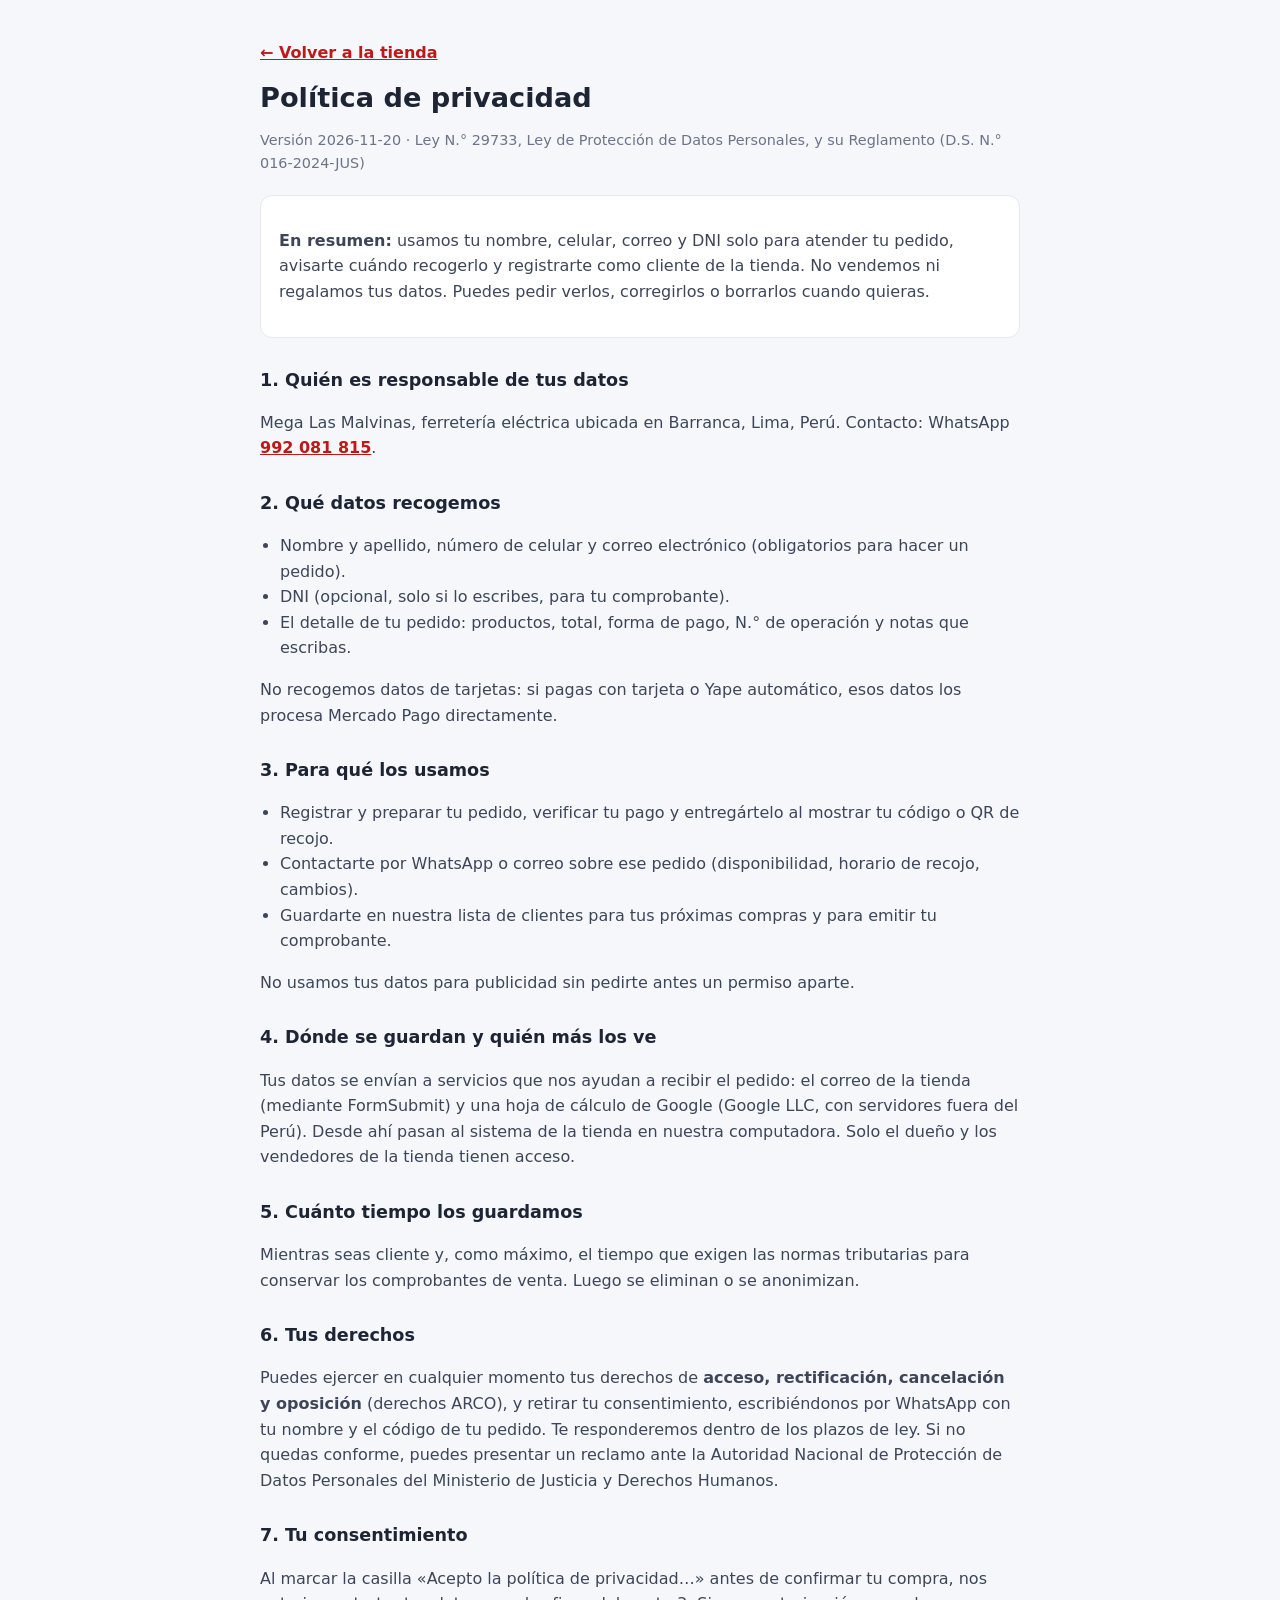
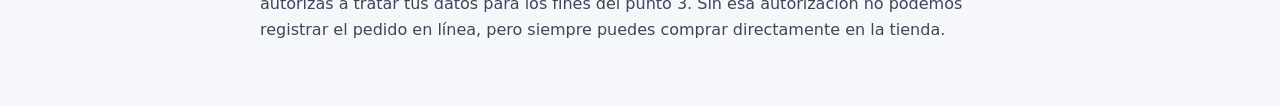
<file: privacidad.html>
<!doctype html>
<html lang="es-PE">
<head>
<meta charset="utf-8">
<meta name="viewport" content="width=device-width, initial-scale=1">
<title>Política de privacidad · Mega Las Malvinas</title>
<meta name="description" content="Cómo Mega Las Malvinas usa y protege tus datos personales (Ley N.° 29733).">
<link rel="icon" href="img/favicon-32.png" sizes="32x32" type="image/png">
<style>
body{font:16px/1.6 system-ui,-apple-system,Segoe UI,Roboto,sans-serif;margin:0;color:#1d2433;background:#f5f7fb}
main{max-width:760px;margin:0 auto;padding:24px 16px 48px}
h1{font-size:1.7rem;margin:0 0 4px;line-height:1.2}h2{font-size:1.1rem;margin:28px 0 6px}
p,li{color:#3d4658}ul{padding-left:20px}a{color:#c01818;font-weight:600}
.fecha{color:#6b7488;font-size:.9rem;margin-bottom:20px}
.caja{background:#fff;border:1px solid #e3e8f2;border-radius:12px;padding:16px 18px}
</style>
</head>
<body><main>
<p><a href="./">← Volver a la tienda</a></p>
<h1>Política de privacidad</h1>
<p class="fecha">Versión 2026-11-20 · Ley N.° 29733, Ley de Protección de Datos Personales, y su Reglamento (D.S. N.° 016-2024-JUS)</p>

<!-- PENDIENTE DEL DUEÑO: completar RUC y dirección exacta, y el código de inscripción del banco de datos "Clientes"
     ante la Autoridad Nacional de Protección de Datos Personales (ANPD) cuando se haya inscrito. -->

<div class="caja">
<p><b>En resumen:</b> usamos tu nombre, celular, correo y DNI solo para atender tu pedido, avisarte cuándo recogerlo y registrarte como cliente de la tienda. No vendemos ni regalamos tus datos. Puedes pedir verlos, corregirlos o borrarlos cuando quieras.</p>
</div>

<h2>1. Quién es responsable de tus datos</h2>
<p>Mega Las Malvinas, ferretería eléctrica ubicada en Barranca, Lima, Perú. Contacto: WhatsApp <a href="https://wa.me/51992081815" target="_blank" rel="noopener">992 081 815</a>.</p>

<h2>2. Qué datos recogemos</h2>
<ul>
<li>Nombre y apellido, número de celular y correo electrónico (obligatorios para hacer un pedido).</li>
<li>DNI (opcional, solo si lo escribes, para tu comprobante).</li>
<li>El detalle de tu pedido: productos, total, forma de pago, N.° de operación y notas que escribas.</li>
</ul>
<p>No recogemos datos de tarjetas: si pagas con tarjeta o Yape automático, esos datos los procesa Mercado Pago directamente.</p>

<h2>3. Para qué los usamos</h2>
<ul>
<li>Registrar y preparar tu pedido, verificar tu pago y entregártelo al mostrar tu código o QR de recojo.</li>
<li>Contactarte por WhatsApp o correo sobre ese pedido (disponibilidad, horario de recojo, cambios).</li>
<li>Guardarte en nuestra lista de clientes para tus próximas compras y para emitir tu comprobante.</li>
</ul>
<p>No usamos tus datos para publicidad sin pedirte antes un permiso aparte.</p>

<h2>4. Dónde se guardan y quién más los ve</h2>
<p>Tus datos se envían a servicios que nos ayudan a recibir el pedido: el correo de la tienda (mediante FormSubmit) y una hoja de cálculo de Google (Google LLC, con servidores fuera del Perú). Desde ahí pasan al sistema de la tienda en nuestra computadora. Solo el dueño y los vendedores de la tienda tienen acceso.</p>

<h2>5. Cuánto tiempo los guardamos</h2>
<p>Mientras seas cliente y, como máximo, el tiempo que exigen las normas tributarias para conservar los comprobantes de venta. Luego se eliminan o se anonimizan.</p>

<h2>6. Tus derechos</h2>
<p>Puedes ejercer en cualquier momento tus derechos de <b>acceso, rectificación, cancelación y oposición</b> (derechos ARCO), y retirar tu consentimiento, escribiéndonos por WhatsApp con tu nombre y el código de tu pedido. Te responderemos dentro de los plazos de ley. Si no quedas conforme, puedes presentar un reclamo ante la Autoridad Nacional de Protección de Datos Personales del Ministerio de Justicia y Derechos Humanos.</p>

<h2>7. Tu consentimiento</h2>
<p>Al marcar la casilla «Acepto la política de privacidad…» antes de confirmar tu compra, nos autorizas a tratar tus datos para los fines del punto 3. Sin esa autorización no podemos registrar el pedido en línea, pero siempre puedes comprar directamente en la tienda.</p>
</main></body>
</html>
</file>
<file: css/estilos.css>
/* Mega Las Malvinas · hoja de estilos */
:root{
  --rojo:#d02020; --rojo-2:#a81818; --rojo-claro:#fdecec; --azul:#103080; --azul-2:#0b2260; --azul-claro:#e8eefb;
  --tinta:#0c1a3d; --tinta-2:#3a4768; --tenue:#5b6785;
  --linea:#dce2f0; --fondo:#f3f6fc; --blanco:#fff; --amarillo:#f0c010;
  --verde:#17803f; --verde-claro:#e5f4ea; --ambar:#7d5200; --ambar-claro:#fff2d2; --error:#b3261e;
  --yape:#742284; --yape-claro:#f5ecf7;
  --radio:12px; --sombra:0 1px 2px rgba(10,22,58,.06),0 10px 28px -14px rgba(10,22,58,.28);
  --titulo:'Barlow Condensed','Arial Narrow',system-ui,sans-serif;
  --texto:'Barlow',system-ui,-apple-system,'Segoe UI',Roboto,Arial,sans-serif;
}
*{box-sizing:border-box}
html{scroll-behavior:smooth;scroll-padding-top:150px;-webkit-text-size-adjust:100%}
body{margin:0;background:var(--fondo);color:var(--tinta);font:400 1rem/1.5 var(--texto);-webkit-font-smoothing:antialiased}
body.bloqueado{overflow:hidden}
h1,h2,h3,h4,p,ul,ol,dl,dd,figure{margin:0}
ul,ol{padding:0;list-style:none}
a{color:inherit;text-decoration:none}
img,svg{max-width:100%}
button,input,select,textarea{font:inherit;color:inherit}
button{cursor:pointer;background:none;border:0;padding:0}
button:disabled{cursor:not-allowed;opacity:.55}
[hidden]{display:none!important}
:focus-visible{outline:3px solid #2f6fe0;outline-offset:2px;border-radius:4px}
.sr{position:absolute;width:1px;height:1px;overflow:hidden;clip:rect(0 0 0 0);white-space:nowrap}
.saltar{position:fixed;left:12px;top:-60px;background:#fff;padding:10px 14px;border-radius:8px;z-index:100;font-weight:600}
.saltar:focus{top:10px}
.caja{width:min(100% - 48px,1320px);margin-inline:auto}
html,body{overflow-x:clip}
svg.ico{width:20px;height:20px;flex:none;fill:none;stroke:currentColor;stroke-width:1.8;stroke-linecap:round;stroke-linejoin:round;vertical-align:middle}
svg.ico.lleno{fill:currentColor;stroke:none}
i[data-ico]{display:inline-flex;align-items:center}

/* ---------- Franja y cabecera ---------- */
.franja{background:var(--tinta);color:#e3e9f6;font-size:.82rem}
.franja-in{display:flex;justify-content:space-between;align-items:center;min-height:34px;gap:16px}
.franja span,.franja a{display:inline-flex;align-items:center;gap:7px}
.franja .ico{width:15px;height:15px;color:#ff7a7a}
.franja a:hover{color:#fff;text-decoration:underline}
.cabecera{background:#fff;border-bottom:1px solid var(--linea);position:relative;z-index:30}
.cab-in{display:flex;align-items:center;gap:clamp(16px,3vw,48px);min-height:84px}
.marca{display:flex;align-items:center;gap:11px;flex:none}
.marca img{border-radius:9px;display:block}
.marca span{display:grid;line-height:1}
.marca small{font:700 .78rem/1 var(--texto);letter-spacing:.2em;color:var(--rojo)}
.marca strong{font:800 1.75rem/1 var(--titulo);letter-spacing:.01em;margin-top:3px}
.marca-clara strong{color:#fff}
.buscador{position:relative;flex:1;max-width:700px;margin-inline:auto;display:flex;align-items:center;gap:10px;height:48px;padding:0 6px 0 14px;background:#eef2fb;border:1.5px solid #cfd8ec;border-radius:12px;transition:border-color .15s,box-shadow .15s,background .15s}
.buscador:focus-within{background:#fff;border-color:var(--tinta);box-shadow:0 0 0 4px rgba(16,48,128,.12)}
.buscador .ico{color:var(--tenue)}
.buscador input{flex:1;min-width:0;height:100%;border:0;background:none;outline:0;font-size:1rem}
.buscador input::placeholder{color:#78807f}
.buscador kbd{font:600 .78rem/1 monospace;background:#fff;border:1px solid var(--linea);border-radius:5px;padding:4px 7px;color:var(--tenue)}
.buscador:focus-within kbd{display:none}
.btn-buscar{height:38px;padding:0 16px;border-radius:9px;background:var(--tinta);color:#fff;font-weight:600;font-size:.93rem}
.btn-buscar:hover{background:#000}
#sugerencias{position:absolute;top:calc(100% + 8px);left:0;right:0;background:#fff;border:1px solid var(--linea);border-radius:14px;box-shadow:0 18px 50px -18px rgba(10,22,58,.45);overflow:hidden;z-index:40;max-height:min(70vh,520px);overflow-y:auto}
#sugerencias li{display:flex;align-items:center;gap:12px;padding:9px 14px;cursor:pointer;border-bottom:1px solid #e6ebf6}
#sugerencias li:last-child{border-bottom:0}
#sugerencias li[aria-selected=true],#sugerencias li:hover{background:#edf1fb}
#sugerencias .mini{width:52px;height:40px;border-radius:8px;background:#e9eef9;flex:none;overflow:hidden}
#sugerencias .mini svg{width:100%;height:100%;display:block}
#sugerencias .sug-t{flex:1;min-width:0;line-height:1.25}
#sugerencias .sug-t b{display:block;font-weight:600;white-space:nowrap;overflow:hidden;text-overflow:ellipsis}
#sugerencias .sug-t small{color:var(--tenue)}
#sugerencias .sug-p{font-weight:700;white-space:nowrap}
#sugerencias .sug-todos{justify-content:center;color:var(--rojo);font-weight:700}
#sugerencias .sug-vacio{color:var(--tenue);cursor:default}
mark{background:#ffeaa0;color:inherit;border-radius:3px;padding:0 1px}
.acciones{display:flex;align-items:center;gap:8px;flex:none}
.acc{position:relative;display:inline-flex;align-items:center;gap:8px;height:46px;padding:0 14px;border-radius:12px;font-weight:600;font-size:.95rem;border:1.5px solid transparent}
.acc:hover{background:#eef2fb}
.acc-carrito{background:var(--tinta);color:#fff}
.acc-carrito:hover{background:#000}
.burbuja{min-width:22px;height:22px;padding:0 6px;border-radius:11px;background:var(--rojo);color:#fff;font-size:.78rem;line-height:22px;text-align:center;font-weight:700}
#cntFav{position:absolute;top:2px;left:26px;min-width:19px;height:19px;line-height:19px;font-size:.7rem;padding:0 5px}
.nav{border-top:1px solid var(--linea)}
.nav-in{display:flex;align-items:stretch;gap:4px;min-height:46px;overflow-x:auto;scrollbar-width:none}
.nav-in::-webkit-scrollbar{display:none}
.nav a{display:inline-flex;align-items:center;white-space:nowrap;padding:0 14px;font-weight:600;font-size:.95rem;color:var(--tinta-2);position:relative}
.nav a:hover{color:var(--rojo)}
.nav a[aria-current=page]{color:var(--rojo)}
.nav a[aria-current=page]::after{content:'';position:absolute;left:14px;right:14px;bottom:-1px;height:3px;background:var(--rojo);border-radius:3px 3px 0 0}
.nav .espacio{flex:1}
.nav .nav-ayuda{color:var(--tenue)}

/* ---------- Botones ---------- */
.btn{display:inline-flex;align-items:center;justify-content:center;gap:9px;min-height:46px;padding:0 20px;border-radius:10px;font-weight:700;font-size:.97rem;line-height:1.1;text-align:center;border:1.5px solid transparent;transition:background .15s,border-color .15s,transform .05s}
.btn:active{transform:translateY(1px)}
.btn-rojo{background:var(--rojo);color:#fff}
.btn-rojo:hover{background:var(--rojo-2)}
.btn-osc{background:var(--tinta);color:#fff}
.btn-osc:hover{background:#000}
.btn-sec{background:#fff;border-color:#c9d2e6;color:var(--tinta)}
.btn-sec:hover{border-color:var(--tinta)}
.btn-wa{background:var(--verde);color:#fff}
.btn-wa:hover{background:#0f6932}
.btn-claro{background:#fff;color:var(--tinta)}
.btn-claro:hover{background:#e9eef8}
.btn-peq{min-height:38px;padding:0 14px;font-size:.9rem;border-radius:9px}
.btn-block{width:100%}
.btn .ico{width:19px;height:19px}
.enlace{color:var(--rojo);font-weight:700;display:inline-flex;align-items:center;gap:6px}
.enlace:hover{text-decoration:underline}
.icon-btn{width:40px;height:40px;border-radius:50%;display:inline-grid;place-items:center;background:#fff;border:1px solid #cfd8ec;transition:background .15s,border-color .15s}
.icon-btn:hover{border-color:var(--tinta)}
.icon-btn[aria-pressed=true]{color:var(--rojo);border-color:#ebb9b9;background:var(--rojo-claro)}
.icon-btn[aria-pressed=true] .ico{fill:currentColor}

/* ---------- Portada ---------- */
.portada{position:relative;margin-top:22px;border-radius:18px;overflow:hidden;background:#0a1636;color:#fff;min-height:clamp(380px,42vw,520px);isolation:isolate}
.slide{position:absolute;inset:0;opacity:0;visibility:hidden;transition:opacity .8s ease,visibility .8s}
.slide.activo{opacity:1;visibility:visible}
.slide img{position:absolute;inset:0;width:100%;height:100%;object-fit:cover;z-index:-2;transform:scale(1.06);transition:transform 8s ease-out}
.slide.activo img{transform:scale(1)}
.slide::before{content:'';position:absolute;inset:0;z-index:-1;background:linear-gradient(90deg,rgba(8,18,48,.94) 0%,rgba(8,18,48,.86) 32%,rgba(8,18,48,.35) 62%,rgba(8,18,48,0) 82%)}
.slide-txt{height:100%;display:flex;flex-direction:column;justify-content:center;align-items:flex-start;gap:16px;padding:clamp(28px,5vw,72px);max-width:min(100%,680px)}
.kicker{display:inline-flex;align-items:center;gap:10px;font:700 .8rem/1 var(--texto);letter-spacing:.16em;text-transform:uppercase;color:#ffb0b0}
.kicker::before{content:'';width:28px;height:3px;background:var(--rojo);border-radius:2px}
.slide-tit{font:800 clamp(2.5rem,5.6vw,4.7rem)/.98 var(--titulo);letter-spacing:.005em;text-transform:uppercase}
.slide-tit em{font-style:normal;color:#ff6b6b}
.slide-sub{font-size:clamp(1rem,1.5vw,1.2rem);color:#e1e7f5;max-width:46ch}
.slide-acc{display:flex;flex-wrap:wrap;gap:12px;margin-top:6px}
.slide-ctl{position:absolute;right:20px;bottom:18px;display:flex;align-items:center;gap:10px;z-index:3}
.slide-ctl button.flecha{width:42px;height:42px;border-radius:50%;background:rgba(10,22,58,.55);border:1px solid rgba(255,255,255,.35);color:#fff;display:grid;place-items:center;backdrop-filter:blur(4px)}
.slide-ctl button.flecha:hover{background:rgba(10,22,58,.85)}
.puntos{display:flex;gap:8px;padding:0 4px}
.puntos button{width:11px;height:11px;border-radius:50%;background:rgba(255,255,255,.4);padding:0}
.puntos button[aria-current=true]{background:#fff;width:28px;border-radius:6px}

/* ---------- Confianza ---------- */
.confianza{display:grid;grid-template-columns:repeat(4,1fr);gap:0;margin-top:18px;background:#fff;border:1px solid var(--linea);border-radius:var(--radio)}
.confianza>div{display:flex;gap:13px;align-items:flex-start;padding:18px 20px;border-right:1px solid var(--linea)}
.confianza>div:last-child{border-right:0}
.confianza .ico{width:26px;height:26px;color:var(--rojo);margin-top:2px}
.confianza b{display:block;font-weight:700;line-height:1.2}
.confianza span{display:block;color:var(--tenue);font-size:.9rem;line-height:1.35;margin-top:2px}

/* ---------- Secciones ---------- */
.seccion{margin-top:clamp(40px,5vw,64px)}
.sec-cab{display:flex;align-items:end;justify-content:space-between;gap:16px;margin-bottom:20px}
.titulo{font:800 clamp(1.7rem,3vw,2.35rem)/1 var(--titulo);text-transform:uppercase;letter-spacing:.01em}
.sec-cab p{color:var(--tenue);margin-top:6px}
.cat-grid{display:grid;grid-template-columns:repeat(5,minmax(0,1fr));gap:14px}
.cat-card{display:flex;flex-direction:column;gap:14px;padding:20px;background:#fff;border:1px solid var(--linea);border-radius:var(--radio);transition:border-color .15s,box-shadow .15s,transform .15s}
.cat-card:hover{border-color:var(--tinta);box-shadow:var(--sombra);transform:translateY(-2px)}
.cat-ico{width:54px;height:54px;border-radius:12px;background:var(--rojo-claro);color:var(--rojo);display:grid;place-items:center}
.cat-ico .ico{width:28px;height:28px}
.cat-card strong{display:block;font:700 1.35rem/1.05 var(--titulo);text-transform:uppercase;letter-spacing:.01em}
.cat-card small{display:block;color:var(--tenue);font-size:.9rem;margin-top:4px;line-height:1.35}
.cat-card .cuenta{margin-top:auto;font-weight:700;font-size:.9rem;color:var(--rojo)}

/* ---------- Productos ---------- */
.rejilla{display:grid;grid-template-columns:repeat(4,minmax(0,1fr));gap:18px}
.tarjeta{position:relative;display:flex;flex-direction:column;background:#fff;border:1px solid var(--linea);border-radius:var(--radio);overflow:hidden;transition:border-color .15s,box-shadow .2s,transform .2s}
.tarjeta:hover{border-color:#b4bfd8;box-shadow:var(--sombra);transform:translateY(-2px)}
.foto{position:relative;display:block;width:100%;aspect-ratio:4/3;background:radial-gradient(circle at 50% 38%,#fff 0,#e9eef9 100%);overflow:hidden}
.foto svg,.foto img{width:100%;height:100%;display:block;object-fit:contain}
.foto .foto-real{position:absolute;inset:0}
.tarjeta .fav{position:absolute;top:10px;right:10px;z-index:2}
.etq{position:absolute;top:12px;left:12px;z-index:2;background:var(--amarillo);color:#2a2000;font:700 .72rem/1 var(--texto);letter-spacing:.04em;text-transform:uppercase;padding:5px 8px;border-radius:6px}
.dato{position:absolute;left:12px;bottom:10px;z-index:2;background:var(--tinta);color:#fff;font:600 .78rem/1 var(--texto);padding:5px 9px;border-radius:999px;letter-spacing:.02em}
.tarj-info{display:flex;flex-direction:column;gap:6px;padding:14px 16px 16px;flex:1}
.meta{display:flex;justify-content:space-between;gap:8px;font-size:.78rem;color:var(--tenue);letter-spacing:.03em;text-transform:uppercase;font-weight:600}
.meta .cod{font-family:ui-monospace,Consolas,monospace;text-transform:none;letter-spacing:0}
.nombre{text-align:left;font-weight:600;font-size:1.04rem;line-height:1.28;display:-webkit-box;-webkit-line-clamp:2;-webkit-box-orient:vertical;overflow:hidden;min-height:2.56em}
.nombre:hover{text-decoration:underline}
.tarj-pie{margin-top:auto;padding-top:10px;display:flex;align-items:center;justify-content:space-between;gap:10px;flex-wrap:wrap}
.precio{font:800 1.6rem/1 var(--titulo);letter-spacing:.01em}
.precio small{font:500 .84rem/1 var(--texto);color:var(--tenue);margin-left:3px;letter-spacing:0}
.btn-add{display:inline-flex;align-items:center;gap:7px;height:42px;padding:0 14px;border-radius:10px;background:var(--rojo-claro);color:var(--rojo-2);font-weight:700;font-size:.92rem;border:1.5px solid #efc4c4}
.btn-add:hover{background:#f9d6d6}
.btn-add .ico{width:18px;height:18px}
.stepper{display:inline-flex;align-items:center;height:42px;border:1.5px solid var(--rojo);border-radius:10px;background:#fff;overflow:hidden}
.stepper button{width:38px;height:100%;display:grid;place-items:center;color:var(--rojo)}
.stepper button:hover{background:var(--rojo-claro)}
.stepper .cant{min-width:42px;text-align:center;font-weight:700;font-variant-numeric:tabular-nums;padding:0 2px}
.stepper input{width:58px;height:100%;border:0;text-align:center;font-weight:700;font-variant-numeric:tabular-nums;background:none;outline:0}
.stepper input:focus{background:#fff7f7}
.stepper .ico{width:17px;height:17px}

/* ---------- Catálogo ---------- */
.migas{font-size:.9rem;color:var(--tenue);margin:26px 0 8px}
.migas a:hover{text-decoration:underline;color:var(--tinta)}
.cat-cab{display:flex;align-items:end;justify-content:space-between;gap:16px;flex-wrap:wrap;margin-bottom:18px}
.cat-cab h1{font:800 clamp(2rem,4vw,3rem)/1 var(--titulo);text-transform:uppercase}
.cat-cab p{color:var(--tenue)}
.cat-layout{display:grid;grid-template-columns:268px minmax(0,1fr);gap:28px;align-items:start}
.filtros{background:#fff;border:1px solid var(--linea);border-radius:var(--radio);padding:6px 20px 20px;position:sticky;top:150px}
.filtros-cab{display:none}
.fgrupo{padding:16px 0;border-bottom:1px solid var(--linea)}
.fgrupo:last-of-type{border-bottom:0}
.fgrupo h3{font:700 .8rem/1 var(--texto);text-transform:uppercase;letter-spacing:.1em;color:var(--tenue);margin-bottom:10px}
.flista a{display:flex;justify-content:space-between;gap:8px;padding:7px 10px;margin-inline:-10px;border-radius:8px;font-size:.96rem}
.flista a:hover{background:#eef2fb}
.flista a[aria-current=true]{background:var(--rojo-claro);color:var(--rojo-2);font-weight:700}
.flista small{color:var(--tenue);font-weight:500}
.fprecio{display:grid;grid-template-columns:1fr 1fr;gap:8px}
.fprecio label{display:grid;gap:4px;font-size:.82rem;color:var(--tenue)}
.fprecio input{height:42px;border:1.5px solid #cdd5e8;border-radius:9px;padding:0 10px;width:100%;font-size:.95rem}
.fprecio input:focus{border-color:var(--tinta);outline:0}
.chips{display:flex;flex-wrap:wrap;gap:8px}
.chip-f{padding:7px 12px;border-radius:999px;border:1.5px solid #cdd5e8;background:#fff;font-size:.88rem;font-weight:600}
.chip-f:hover{border-color:var(--tinta)}
.chip-f[aria-pressed=true]{background:var(--tinta);color:#fff;border-color:var(--tinta)}
.res-cab{display:flex;align-items:center;justify-content:space-between;gap:12px;flex-wrap:wrap;margin-bottom:14px}
.res-cab .num{font-weight:600}
.res-ctl{display:flex;align-items:center;gap:10px}
.res-ctl label{display:flex;align-items:center;gap:8px;font-size:.92rem;color:var(--tenue)}
select,.sel{height:42px;border:1.5px solid #cdd5e8;border-radius:9px;background:#fff;padding:0 34px 0 12px;appearance:none;background-image:url("data:image/svg+xml,%3Csvg xmlns='http://www.w3.org/2000/svg' width='12' height='8'%3E%3Cpath d='m1 1 5 5 5-5' fill='none' stroke='%23454d51' stroke-width='1.7'/%3E%3C/svg%3E");background-repeat:no-repeat;background-position:right 12px center;font-size:.95rem;font-weight:500}
.btn-filtros{display:none}
.activos{display:flex;flex-wrap:wrap;gap:8px;margin-bottom:14px}
.activos button{display:inline-flex;align-items:center;gap:6px;padding:6px 8px 6px 12px;border-radius:999px;background:#fff;border:1.5px solid #cdd5e8;font-size:.88rem;font-weight:600}
.activos button:hover{border-color:var(--rojo);color:var(--rojo)}
.activos .ico{width:15px;height:15px}
.activos .limpiar{border-color:transparent;background:none;color:var(--rojo);padding-inline:6px;text-decoration:underline}
.vacio{padding:56px 24px;text-align:center;background:#fff;border:1.5px dashed #c9d2e6;border-radius:var(--radio)}
.vacio .ico{width:40px;height:40px;color:var(--tenue)}
.vacio h2{font:800 1.7rem/1.1 var(--titulo);text-transform:uppercase;margin:12px 0 6px}
.vacio p{color:var(--tenue);margin-bottom:18px}
.centro{display:flex;justify-content:center;margin-top:26px}
.centinela{height:1px}

/* ---------- Cómo comprar y contacto ---------- */
.pasos{display:grid;grid-template-columns:repeat(3,1fr);gap:16px;counter-reset:paso}
.paso{position:relative;background:#fff;border:1px solid var(--linea);border-radius:var(--radio);padding:24px 22px 22px}
.paso::before{counter-increment:paso;content:counter(paso);font:800 3.4rem/1 var(--titulo);color:var(--rojo);opacity:.18;position:absolute;right:18px;top:10px}
.paso .ico{width:30px;height:30px;color:var(--rojo)}
.paso h3{font:700 1.4rem/1.1 var(--titulo);text-transform:uppercase;margin:12px 0 6px}
.paso p{color:var(--tinta-2)}
.pagos-lista{display:grid;grid-template-columns:repeat(3,1fr);gap:16px;margin-top:16px}
.pago-card{background:#fff;border:1px solid var(--linea);border-radius:var(--radio);padding:18px 20px}
.pago-card b{display:block;font-weight:700;margin-bottom:4px}
.pago-card span{color:var(--tinta-2);font-size:.95rem}
.contacto{display:grid;grid-template-columns:1fr 1.1fr;gap:20px}
.panel{background:#fff;border:1px solid var(--linea);border-radius:var(--radio);padding:clamp(20px,3vw,32px)}
.panel h2{font:800 1.9rem/1 var(--titulo);text-transform:uppercase;margin-bottom:10px}
.panel>p{color:var(--tinta-2);margin-bottom:18px}
.datos-lista{display:grid;gap:14px;margin-bottom:22px}
.datos-lista li{display:flex;gap:12px;align-items:flex-start}
.datos-lista .ico{color:var(--rojo);margin-top:3px}
.datos-lista b{display:block;font-weight:700;line-height:1.2}
.datos-lista span{color:var(--tinta-2);font-size:.95rem}
.fila-btn{display:flex;gap:10px;flex-wrap:wrap}

/* ---------- Formularios ---------- */
.campo{display:grid;gap:6px;margin-bottom:14px;font-size:.95rem}
.campo>label,.campo>.etiqueta{font-weight:600}
.campo .op{font-weight:400;color:var(--tenue)}
.campo input[type=text],.campo input[type=email],.campo input[type=tel],.campo input[type=number],.campo textarea,.campo select{width:100%;min-height:48px;border:1.5px solid #c9d2e6;border-radius:10px;padding:0 14px;background:#fff;font-size:1rem}
.campo textarea{padding:12px 14px;min-height:90px;resize:vertical;line-height:1.4}
.campo input:focus,.campo textarea:focus,.campo select:focus{outline:0;border-color:var(--tinta);box-shadow:0 0 0 4px rgba(16,48,128,.12)}
.campo [aria-invalid=true]{border-color:var(--error)}
.campo .error{color:var(--error);font-size:.86rem;font-weight:600;min-height:0}
.campo .ayuda{color:var(--tenue);font-size:.84rem}
.dos{display:grid;grid-template-columns:1fr 1fr;gap:0 14px}
.check{display:flex;gap:10px;align-items:flex-start;font-size:.92rem;color:var(--tinta-2);margin:4px 0 14px;line-height:1.35}
.check input{width:20px;height:20px;margin-top:1px;accent-color:var(--rojo);flex:none}
.msj{padding:12px 14px;border-radius:10px;font-size:.95rem;margin-top:12px;line-height:1.4}
.msj.ok{background:var(--verde-claro);color:#0d4a25}
.msj.mal{background:var(--ambar-claro);color:var(--ambar)}
.msj a{text-decoration:underline;font-weight:700}
.trampa{position:absolute;left:-9999px;width:1px;height:1px;overflow:hidden}

/* ---------- Diálogos ---------- */
dialog{color:var(--tinta);border:0;padding:0;background:#fff}
dialog::backdrop{background:rgba(10,22,58,.58);backdrop-filter:blur(2px)}
dialog.modal{width:min(94vw,900px);max-height:92dvh;border-radius:18px;box-shadow:0 30px 90px -20px rgba(0,0,0,.55);overflow:hidden;margin:auto}
dialog.modal-ancho{width:min(96vw,1040px)}
dialog.modal[open]{animation:aparece .22s ease}
.modal-in{position:relative;max-height:92dvh;overflow:auto;padding:clamp(18px,3vw,32px)}
.cerrar{position:absolute;top:14px;right:14px;z-index:3}
@keyframes aparece{from{opacity:0;transform:translateY(14px) scale(.985)}to{opacity:1;transform:none}}
.prod-det{display:grid;grid-template-columns:1fr 1fr;gap:clamp(18px,3vw,36px)}
.prod-det .foto{border-radius:14px;aspect-ratio:1/1;border:1px solid var(--linea)}
.prod-det .dato{font-size:.9rem;padding:7px 12px;left:14px;bottom:14px}
.prod-info-g .kicker{color:var(--rojo);font-size:.76rem}
.prod-info-g .kicker::before{background:var(--rojo)}
.prod-info-g h2{font:800 clamp(1.8rem,3.3vw,2.5rem)/1.02 var(--titulo);text-transform:uppercase;margin:10px 44px 12px 0}
.prod-info-g .desc{color:var(--tinta-2);margin-bottom:16px}
.prod-precio{display:flex;align-items:baseline;gap:8px;margin-bottom:4px}
.prod-precio .precio{font-size:2.5rem}
.nota{font-size:.84rem;color:var(--tenue)}
.specs{margin:18px 0;border-top:1px solid var(--linea)}
.specs div{display:flex;justify-content:space-between;gap:14px;padding:9px 0;border-bottom:1px solid var(--linea);font-size:.95rem}
.specs dt{color:var(--tenue)}
.specs dd{font-weight:600;text-align:right}
.prod-acc{display:flex;gap:10px;flex-wrap:wrap;align-items:center;margin-top:14px}
.prod-acc .btn-rojo{flex:1;min-width:190px}
.relacionados{margin-top:28px;padding-top:22px;border-top:1px solid var(--linea)}
.relacionados h3{font:800 1.4rem/1 var(--titulo);text-transform:uppercase;margin-bottom:14px}
.rel-lista{display:grid;grid-template-columns:repeat(4,1fr);gap:12px}
.rel{display:block;text-align:left;border:1px solid var(--linea);border-radius:10px;overflow:hidden;background:#fff}
.rel:hover{border-color:var(--tinta)}
.rel .foto{border-radius:0}
.rel span{display:block;padding:8px 10px 10px;font-size:.86rem;line-height:1.25}
.rel b{display:block;margin-top:3px;font-size:.95rem}

dialog.cajon{margin:0 0 0 auto;width:min(460px,100vw);height:100dvh;max-height:100dvh;border-radius:0}
dialog.cajon[open]{animation:entra .26s cubic-bezier(.2,.8,.2,1)}
@keyframes entra{from{transform:translateX(100%)}to{transform:none}}
.cajon-in{display:flex;flex-direction:column;height:100dvh}
.cj-cab{display:flex;align-items:center;justify-content:space-between;padding:18px 22px;border-bottom:1px solid var(--linea)}
.cj-cab h2{font:800 1.8rem/1 var(--titulo);text-transform:uppercase}
.cj-cab small{color:var(--tenue);font:500 .95rem var(--texto);text-transform:none;margin-left:6px}
.cj-cuerpo{flex:1;overflow:auto;padding:6px 22px}
.linea{display:grid;grid-template-columns:72px 1fr;gap:14px;padding:16px 0;border-bottom:1px solid var(--linea)}
.linea .foto{border-radius:10px;aspect-ratio:1/1;cursor:pointer}
.linea h3{font-weight:600;font-size:1rem;line-height:1.25}
.linea .cod{font-size:.8rem;color:var(--tenue)}
.linea-pie{grid-column:1 / -1;display:flex;align-items:center;justify-content:space-between;gap:10px;flex-wrap:wrap}
.linea-pie b{font:800 1.3rem/1 var(--titulo)}
.quitar{display:inline-flex;align-items:center;gap:5px;color:var(--tenue);font-size:.85rem;text-decoration:underline}
.quitar:hover{color:var(--rojo)}
.quitar .ico{width:15px;height:15px}
.cj-pie{padding:16px 22px 20px;border-top:1px solid var(--linea);background:#f8faff}
.tot-linea{display:flex;justify-content:space-between;font-size:.92rem;color:var(--tinta-2);padding:2px 0}
.tot-final{display:flex;justify-content:space-between;align-items:baseline;margin:8px 0 14px;font-weight:700}
.tot-final b{font:800 2rem/1 var(--titulo)}
.cj-pie .btn-block+.btn-block{margin-top:8px}
.cj-sec{display:flex;justify-content:space-between;margin-top:10px;font-size:.88rem}
.cj-sec button{color:var(--tenue);text-decoration:underline}
.cj-sec button:hover{color:var(--rojo)}
.cj-vacio{display:grid;justify-items:center;text-align:center;gap:10px;padding:48px 10px}
.cj-vacio .ico{width:46px;height:46px;color:var(--tenue)}
.cj-vacio h3{font:800 1.6rem/1 var(--titulo);text-transform:uppercase}
.cj-vacio p{color:var(--tenue)}
.cj-vacio .chips{justify-content:center;margin-top:8px}

/* ---------- Compra ---------- */
.pasos-compra{display:flex;gap:8px;margin:0 44px 22px 0;counter-reset:pc}
.pasos-compra li{flex:1;display:flex;align-items:center;gap:9px;font-weight:600;font-size:.92rem;color:var(--tenue);padding-bottom:10px;border-bottom:3px solid var(--linea)}
.pasos-compra li::before{counter-increment:pc;content:counter(pc);width:26px;height:26px;border-radius:50%;display:grid;place-items:center;background:#e1e7f4;font-size:.85rem;font-weight:700;flex:none}
.pasos-compra li.hecho{border-color:var(--rojo);color:var(--tinta)}
.pasos-compra li.hecho::before{background:var(--rojo);color:#fff}
.pasos-compra li[aria-current=step]{color:var(--tinta);border-color:var(--tinta)}
.pasos-compra li[aria-current=step]::before{background:var(--tinta);color:#fff}
.compra-grid{display:grid;grid-template-columns:minmax(0,1fr) 340px;gap:clamp(18px,3vw,32px);align-items:start}
.compra h2{font:800 1.9rem/1 var(--titulo);text-transform:uppercase;margin-bottom:6px}
.compra .sub{color:var(--tenue);margin-bottom:18px}
.resumen{background:#f8faff;border:1px solid var(--linea);border-radius:14px;padding:18px;position:sticky;top:0}
.resumen h3{font:800 1.25rem/1 var(--titulo);text-transform:uppercase;margin-bottom:12px}
.res-items{display:grid;gap:10px;max-height:230px;overflow:auto;margin-bottom:12px;padding-right:4px}
.res-item{display:flex;justify-content:space-between;gap:10px;font-size:.9rem;line-height:1.3}
.res-item span{color:var(--tinta-2)}
.res-item b{white-space:nowrap}
.metodos{display:grid;gap:10px;margin-bottom:18px}
.metodo{display:flex;gap:12px;align-items:center;padding:14px 16px;border:1.5px solid #cdd5e8;border-radius:12px;background:#fff;cursor:pointer;transition:border-color .15s,background .15s}
.metodo:hover{border-color:var(--tinta)}
.metodo:has(input:checked){border-color:var(--rojo);background:var(--rojo-claro)}
.metodo input{accent-color:var(--rojo);width:20px;height:20px;flex:none}
.metodo .m-ico{width:42px;height:42px;border-radius:10px;display:grid;place-items:center;background:#e9eef9;flex:none;color:var(--tinta)}
.metodo .m-ico.yape{background:var(--yape);color:#fff;font:800 .95rem var(--texto)}
.metodo b{display:block;line-height:1.2}
.metodo small{color:var(--tenue);font-size:.84rem;line-height:1.3;display:block}
.metodo .rec{margin-left:auto;background:var(--yape);color:#fff;font-size:.7rem;font-weight:700;padding:4px 8px;border-radius:6px;text-transform:uppercase;letter-spacing:.04em;white-space:nowrap}
.panel-pago{border:1.5px solid var(--linea);border-radius:14px;padding:18px;margin-bottom:16px;background:#fff}
.panel-pago.yape{border-color:#d9bfe0;background:linear-gradient(#fff,var(--yape-claro))}
.pp-monto{display:flex;justify-content:space-between;align-items:baseline;gap:10px;padding-bottom:14px;margin-bottom:14px;border-bottom:1px dashed #c9d2e6}
.pp-monto span{font-weight:600}
.pp-monto b{font:800 2.4rem/1 var(--titulo);color:var(--yape)}
.panel-pago:not(.yape) .pp-monto b{color:var(--tinta)}
.yape-cols{display:grid;grid-template-columns:200px 1fr;gap:18px;align-items:center}
.qr{background:#fff;border-radius:14px;padding:10px;border:1px solid #e4d3e8;text-align:center}
.qr img{width:100%;height:auto;display:block;border-radius:6px}
.qr a{display:inline-block;margin-top:6px;font-size:.82rem;text-decoration:underline;color:var(--yape);font-weight:600}
.titular{font-weight:700;line-height:1.2}
.titular small{display:block;font-weight:500;color:var(--tenue);font-size:.84rem;margin-bottom:2px}
.copiable{display:flex;align-items:center;justify-content:space-between;gap:10px;padding:10px 12px;margin-top:10px;background:#fff;border:1.5px solid #cfd8ec;border-radius:10px}
.copiable small{display:block;color:var(--tenue);font-size:.78rem;line-height:1.1;margin-bottom:2px}
.copiable b{font:700 1.15rem/1.1 ui-monospace,Consolas,monospace;letter-spacing:.04em;overflow-wrap:anywhere}
.copiable button{flex:none}
.instr{margin:14px 0 0;padding-left:20px;list-style:decimal;color:var(--tinta-2);font-size:.92rem;display:grid;gap:4px}
.instr li::marker{font-weight:700;color:var(--yape)}
.aviso-pago{display:flex;gap:10px;font-size:.9rem;color:var(--tinta-2);line-height:1.4}
.aviso-pago .ico{color:var(--tenue);margin-top:2px}
.compra-pie{display:flex;gap:10px;justify-content:space-between;flex-wrap:wrap;margin-top:8px}
.compra-pie .btn-rojo,.compra-pie .btn-osc{flex:1;min-width:200px}
.girar{width:18px;height:18px;border-radius:50%;border:3px solid rgba(255,255,255,.4);border-top-color:#fff;animation:gira .7s linear infinite}
@keyframes gira{to{transform:rotate(360deg)}}
.exito{text-align:center;padding:6px 0 4px}
.exito .circ{width:68px;height:68px;border-radius:50%;background:var(--verde-claro);color:var(--verde);display:grid;place-items:center;margin:0 auto 12px}
.exito .circ.ambar{background:var(--ambar-claro);color:var(--ambar)}
.exito .circ .ico{width:34px;height:34px;stroke-width:2.4}
.exito h2{margin-bottom:6px}
.codigo{display:inline-flex;align-items:center;gap:10px;margin:8px 0 12px;padding:8px 8px 8px 16px;border-radius:12px;background:#e9eef9;border:1.5px dashed #b4bfd8;font:700 1.4rem/1 ui-monospace,Consolas,monospace;letter-spacing:.05em}
.exito .msj{text-align:left;max-width:640px;margin-inline:auto}
.exito-grid{display:grid;grid-template-columns:minmax(0,1fr) 340px;gap:clamp(18px,3vw,32px);margin-top:20px;text-align:left;align-items:start}
.exito-acc{display:grid;gap:10px}
.cuando{margin-top:14px;padding:14px 16px;background:#f8faff;border:1px solid var(--linea);border-radius:12px;font-size:.93rem;color:var(--tinta-2)}
.cuando b{color:var(--tinta)}

/* ---------- Pie ---------- */
.pie{background:var(--tinta);color:#d3dbee;margin-top:clamp(48px,6vw,80px)}
.pie-in{display:grid;grid-template-columns:1.5fr 1fr 1fr 1.2fr;gap:32px;padding:44px 0 32px}
.pie h2{font:800 1.15rem/1 var(--titulo);text-transform:uppercase;letter-spacing:.06em;color:#fff;margin-bottom:14px}
.pie li{margin-bottom:8px}
.pie a:hover{color:#fff;text-decoration:underline}
.pie-marca p{margin-top:14px;max-width:34ch;color:#b4bfd8}
.pie-contacto li{display:flex;gap:9px;align-items:center}
.pie-contacto .ico{width:17px;height:17px;color:#ff7a7a}
.pie-base{display:flex;justify-content:space-between;gap:16px;flex-wrap:wrap;padding:18px 0 26px;border-top:1px solid rgba(255,255,255,.12);font-size:.85rem;color:#9ba7c4}
.pie-pagos{display:flex;gap:8px;flex-wrap:wrap}
.pie-pagos b{font-weight:600;border:1px solid rgba(255,255,255,.25);border-radius:6px;padding:3px 9px;color:#d3dbee;font-size:.8rem}

.fab{position:fixed;right:16px;bottom:16px;z-index:25;display:none;align-items:center;gap:10px;height:54px;padding:0 20px;border-radius:999px;background:var(--tinta);color:#fff;font-weight:700;box-shadow:0 12px 30px -8px rgba(0,0,0,.5)}
.fab .ico{width:22px;height:22px}
#toast{position:fixed;left:50%;bottom:24px;transform:translate(-50%,20px);background:var(--tinta);color:#fff;padding:12px 18px;border-radius:12px;font-size:.95rem;z-index:200;opacity:0;pointer-events:none;transition:opacity .2s,transform .2s;max-width:min(92vw,460px);text-align:center;box-shadow:0 14px 40px -10px rgba(0,0,0,.5)}
#toast.visible{opacity:1;transform:translate(-50%,0)}
.aviso-js{padding:24px 0}
#zonaImpresion{display:none}

/* ---------- Adaptación ---------- */
@media (max-width:1180px){
  .cat-grid{grid-template-columns:repeat(3,minmax(0,1fr))}
  .rejilla{grid-template-columns:repeat(3,minmax(0,1fr))}
  .pie-in{grid-template-columns:1fr 1fr}
}
@media (max-width:960px){
  .caja{width:calc(100% - 32px)}
  .cab-in{flex-wrap:wrap;gap:10px 12px;min-height:0;padding:12px 0}
  .marca{order:1}
  .acciones{order:2;margin-left:auto}
  .buscador{order:3;flex:0 0 100%;max-width:none;min-width:0;height:46px}
  .buscador kbd{display:none}
  .buscador input{width:100%}
  .acc-txt{display:none}
  .acc{padding:0 12px}
  .acc-carrito{padding-right:10px}
  .solo-pc{display:none}
  .franja-in{justify-content:space-between}
  .confianza{grid-template-columns:repeat(2,minmax(0,1fr))}
  .confianza>div:nth-child(2){border-right:0}
  .confianza>div:nth-child(-n+2){border-bottom:1px solid var(--linea)}
  .cat-layout{grid-template-columns:1fr}
  .btn-filtros{display:inline-flex}
  .filtros{position:fixed;left:0;right:0;bottom:0;top:auto;z-index:60;max-height:86dvh;overflow:auto;border-radius:20px 20px 0 0;padding:0 20px 24px;transform:translateY(105%);transition:transform .28s cubic-bezier(.2,.8,.2,1);box-shadow:0 -20px 60px -20px rgba(0,0,0,.5)}
  .filtros.abierto{transform:none}
  .filtros-cab{display:flex;align-items:center;justify-content:space-between;position:sticky;top:0;background:#fff;padding:16px 0 8px;z-index:2}
  .filtros-cab h2{font:800 1.5rem/1 var(--titulo);text-transform:uppercase}
  .velo{position:fixed;inset:0;background:rgba(10,22,58,.55);z-index:55;opacity:0;pointer-events:none;transition:opacity .25s}
  .velo.abierto{opacity:1;pointer-events:auto}
  .fab.on{display:inline-flex}
  .contacto{grid-template-columns:1fr}
  .compra-grid,.exito-grid{grid-template-columns:1fr}
  .resumen{position:static}
  .prod-det{grid-template-columns:1fr}
  .prod-det .foto{aspect-ratio:4/3}
  .rel-lista{grid-template-columns:repeat(2,minmax(0,1fr))}
}
@media (min-width:961px){.velo{display:none}}
@media (max-width:700px){
  .slide::before{background:linear-gradient(0deg,rgba(8,18,48,.95) 0%,rgba(8,18,48,.82) 45%,rgba(8,18,48,.2) 100%)}
  .slide-txt{justify-content:flex-end;padding:24px 22px 76px;gap:12px}
  .slide-ctl{right:14px;bottom:14px;left:14px;justify-content:space-between}
  .slide-ctl .flecha{width:38px;height:38px}
  .portada{min-height:500px;border-radius:14px}
  .slide-tit{font-size:clamp(2rem,10vw,2.5rem)}
  .slide-sub{font-size:.95rem}
  .franja .solo-pc{display:none}
  .tarj-info .meta .cod{white-space:nowrap}
  .tarj-info .meta{gap:6px}
  #toast{bottom:84px}
  .marca{gap:9px}
  .marca strong{font-size:1.25rem}
  .acc{height:42px;padding:0 10px}
  .acciones{gap:4px}
  .cat-grid{grid-template-columns:repeat(2,minmax(0,1fr));gap:10px}
  .cat-card strong{font-size:1.1rem;overflow-wrap:anywhere}
  .cat-card small{font-size:.82rem}
  .marca img{width:38px;height:38px}
  .marca strong{font-size:1.4rem}
  .marca small{font-size:.68rem}
  .franja{font-size:.76rem}
  .franja-in{gap:8px}
  .franja span,.franja a{white-space:nowrap}
  .filtros .btn-filtros{position:sticky;bottom:0;box-shadow:0 -14px 18px -6px #fff}
  .cat-card{padding:14px;gap:10px}
  .cat-card:last-child:nth-child(odd){grid-column:span 2}
  .rejilla{grid-template-columns:repeat(2,minmax(0,1fr));gap:10px}
  .tarj-info{padding:11px 12px 13px}
  .nombre{font-size:.95rem}
  .precio{font-size:1.35rem}
  .tarj-pie{flex-direction:column;align-items:stretch;gap:8px}
  .tarj-pie .btn-add,.tarj-pie .stepper{width:100%;justify-content:center}
  .stepper{justify-content:space-between}
  .etq{font-size:.66rem;top:8px;left:8px;padding:4px 6px}
  .dato{left:8px;bottom:8px;font-size:.7rem}
  .tarjeta .fav{top:6px;right:6px;width:36px;height:36px}
  .pasos,.pagos-lista{grid-template-columns:1fr}
  .pie-in{grid-template-columns:1fr;gap:24px}
  .dos{grid-template-columns:1fr}
  .yape-cols{grid-template-columns:1fr;justify-items:center}
  .yape-cols>div:last-child{width:100%}
  .qr{width:min(100%,230px)}
  dialog.modal,dialog.modal-ancho{width:100vw;max-width:100vw;max-height:100dvh;height:100dvh;border-radius:0;margin:0}
  .modal-in{max-height:100dvh;height:100%}
  .pasos-compra li span{display:none}
  .pasos-compra li[aria-current=step] span{display:inline}
  .confianza>div{padding:14px}
  .res-ctl label span{display:none}
}
@media (prefers-reduced-motion:reduce){
  *,*::before,*::after{animation:none!important;transition:none!important;scroll-behavior:auto!important}
}

/* ---------- Impresión de la constancia ---------- */
@media print{
  body>*:not(#zonaImpresion){display:none!important}
  body{background:#fff}
  #zonaImpresion{display:block!important;color:#000;font:14px/1.45 Arial,sans-serif;padding:0}
  #zonaImpresion h1{font:800 24px/1 Arial,sans-serif;margin:0 0 4px}
  #zonaImpresion .imp-cab{display:flex;justify-content:space-between;align-items:flex-start;border-bottom:2px solid #000;padding-bottom:10px;margin-bottom:14px}
  #zonaImpresion table{width:100%;border-collapse:collapse;margin:10px 0}
  #zonaImpresion th,#zonaImpresion td{border-bottom:1px solid #bbb;padding:6px 4px;text-align:left}
  #zonaImpresion td.d,#zonaImpresion th.d{text-align:right}
  #zonaImpresion .imp-cod{font:700 20px monospace;letter-spacing:.06em}
  #zonaImpresion .imp-nota{font-size:12px;color:#444;margin-top:14px}
}

/* Marca (logo) */
.marca{gap:0}
.marca img.logo{height:52px;width:auto;border-radius:0;display:block}
.marca-clara img.logo{height:56px}
.franja{border-bottom:3px solid var(--amarillo)}
.pie{border-top:4px solid var(--rojo)}
.nav a[aria-current=page]::after{background:var(--rojo)}
.kicker::before{background:var(--amarillo)}
.btn-rojo{box-shadow:0 8px 18px -10px rgba(208,32,32,.8)}
.acc-carrito{background:var(--azul)}
.acc-carrito:hover{background:var(--azul-2)}
.btn-buscar{background:var(--azul)}
.btn-buscar:hover{background:var(--azul-2)}
.titulo::after{content:'';display:block;width:54px;height:4px;margin-top:10px;background:linear-gradient(90deg,var(--rojo) 0 60%,var(--amarillo) 60% 100%);border-radius:2px}
.cat-ico{background:var(--azul-claro)!important;color:var(--azul)!important}
.cat-card .cuenta{color:var(--azul)}
@media (max-width:960px){.marca img.logo{height:44px}}
@media (max-width:700px){.marca img.logo{height:38px}}

.mapa{margin-top:18px;display:grid;gap:10px}
.mapa iframe{width:100%;height:250px;border:0;border-radius:12px;background:var(--azul-claro)}

/* ---------- Fotos de producto ---------- */
.foto .foto-real{object-fit:cover;background:#fff;transition:transform .35s ease}
.tarjeta .foto:hover .foto-real,.rel:hover .foto-real{transform:scale(1.04)}
.foto .etq,.foto .dato{z-index:1}
#sugerencias .mini{position:relative}
#sugerencias .mini img{position:absolute;inset:0;width:100%;height:100%;object-fit:cover}
.creditos-fotos{font-size:.8rem;opacity:.8}
.creditos-fotos a{text-decoration:underline}

/* ---------- QR de Yape con monto ---------- */
.qr-dinamico{display:flex;flex-direction:column;align-items:center;gap:6px}
.qr-dinamico canvas{width:100%;height:auto;display:block;border-radius:6px;image-rendering:pixelated}
.qr-sello{display:inline-flex;align-items:center;gap:4px;font-size:.75rem;font-weight:700;color:var(--verde);background:var(--verde-claro);padding:3px 8px;border-radius:999px}
.qr-sello .ico{width:14px;height:14px;stroke-width:2.6}
.enlace-btn{display:inline-flex;align-items:center;gap:5px;font-size:.84rem;font-weight:700;color:var(--yape);text-decoration:underline}
.enlace-btn .ico{width:16px;height:16px}
.nota-movil{display:flex;gap:8px;margin-top:12px;font-size:.84rem;line-height:1.4;color:var(--tinta-2);background:#fff;border:1px dashed #d9bfe0;border-radius:10px;padding:8px 10px}
.nota-movil .ico{color:var(--yape);margin-top:1px;width:18px;height:18px}
.girar.grande{width:44px;height:44px;border-width:4px;border-color:var(--linea);border-top-color:var(--rojo);display:inline-block;margin-bottom:12px}
@media (min-width:700px){.nota-movil{display:none}}
@media (prefers-reduced-motion:reduce){.foto .foto-real{transition:none}.tarjeta .foto:hover .foto-real{transform:none}}.yape-cols{grid-template-columns:minmax(200px,250px) 1fr}
.yape .copiable b{white-space:nowrap}
@media (max-width:980px){.yape-cols{grid-template-columns:1fr;justify-items:center}.yape-cols>div:last-child{width:100%}.qr-dinamico{width:min(100%,270px)}}
/* ---------- Fondos con imagen (más vida sin cambiar la identidad) ---------- */
body{background-color:var(--fondo);background-image:url("data:image/svg+xml,%3Csvg xmlns='http://www.w3.org/2000/svg' width='160' height='160' viewBox='0 0 160 160'%3E%3Cg fill='none' stroke='%23103080' stroke-opacity='.07' stroke-width='1.5'%3E%3Cpath d='M0 40h50l10 10h40l10-10h50M40 0v30l10 10M120 160v-40l-10-10H70l-10 10H0M100 50v40l10 10h50'/%3E%3C/g%3E%3Cg fill='%23d02020' fill-opacity='.09'%3E%3Ccircle cx='50' cy='40' r='3'/%3E%3Ccircle cx='110' cy='50' r='3'/%3E%3Ccircle cx='70' cy='110' r='3'/%3E%3Ccircle cx='100' cy='90' r='3'/%3E%3C/g%3E%3C/svg%3E");background-attachment:fixed}
.cat-card{position:relative;overflow:hidden;isolation:isolate;min-height:190px}
.cat-foto{position:absolute;right:-18px;bottom:-18px;width:62%;height:auto;aspect-ratio:1;object-fit:cover;border-radius:50%;z-index:-1;opacity:.9;transition:transform .35s ease;-webkit-mask-image:radial-gradient(circle at 60% 60%,#000 52%,transparent 71%);mask-image:radial-gradient(circle at 60% 60%,#000 52%,transparent 71%)}
.cat-card:hover .cat-foto{transform:scale(1.07) rotate(-2deg)}
.cat-card .cuenta{background:rgba(255,255,255,.88);align-self:flex-start;padding:2px 8px;border-radius:6px}
.seccion-foto{position:relative;isolation:isolate;border-radius:18px;padding:clamp(24px,4vw,44px);color:#fff;overflow:hidden;background:#0b2260}
.seccion-foto::before{content:'';position:absolute;inset:0;z-index:-2;background:url(../img/portada-2.webp) center/cover no-repeat}
.seccion-foto::after{content:'';position:absolute;inset:0;z-index:-1;background:linear-gradient(115deg,rgba(11,34,96,.95) 0%,rgba(11,34,96,.86) 45%,rgba(168,24,24,.72) 100%)}
.seccion-foto .sec-cab p{color:#d7e0f5}
.seccion-foto .paso,.seccion-foto .pago-card{color:var(--tinta);border-color:transparent;box-shadow:0 14px 30px -18px rgba(0,0,0,.6)}
.seccion-foto .pago-card{background:rgba(255,255,255,.94)}
.btn-yape{background:var(--yape);color:#fff;min-height:36px;padding:0 12px;font-size:.85rem;align-self:center}
.btn-yape:hover{background:#5d1a6b}
.pp-monto{align-items:center;flex-wrap:wrap}
.pp-monto b{margin-left:auto}
@media (max-width:700px){.cat-card{min-height:150px}.cat-foto{width:46%}}
@media (prefers-reduced-motion:reduce){.cat-card:hover .cat-foto{transform:none}}.cat-foto{width:46%;right:-10px;bottom:-12px}
.cat-card strong,.cat-card small{text-shadow:0 0 6px #fff,0 0 2px #fff;position:relative}
.cat-card small{max-width:70%}
/* ---------- Extras: voz, feriados, distancia, QR del pedido ---------- */
.btn-voz{display:grid;place-items:center;width:40px;height:40px;border-radius:50%;color:var(--azul);flex:none}
.btn-voz:hover{background:var(--azul-claro)}
.btn-voz.escuchando{background:var(--rojo);color:#fff;animation:latido 1s ease-in-out infinite}
@keyframes latido{50%{box-shadow:0 0 0 8px rgba(208,32,32,.18)}}
.aviso-feriado{background:var(--ambar-claro);color:var(--ambar);font-size:.9rem;padding:8px 0;border-bottom:1px solid #f0d9a0}
.aviso-feriado a{text-decoration:underline;font-weight:700}
.distancia{margin-top:14px;display:flex;flex-direction:column;gap:4px;align-items:flex-start}
#resDistancia{font-size:.92rem;color:var(--tinta-2)}
.qr-pedido{margin:14px auto 4px;display:flex;flex-direction:column;align-items:center;gap:6px;max-width:300px}
.qr-pedido canvas{width:190px;max-width:100%;height:auto;border:1px solid var(--linea);border-radius:10px;background:#fff;padding:6px}
.exito .codigo{max-width:100%;flex-wrap:wrap;justify-content:center}
.exito .codigo span{overflow-wrap:anywhere}
@media (max-width:420px){.exito .codigo{font-size:1.1rem}}
.qr-pedido figcaption{font-size:.84rem;color:var(--tenue);text-align:center;line-height:1.35}
@media (prefers-reduced-motion:reduce){.btn-voz.escuchando{animation:none}}.campo input.otp{font:700 1.3rem/1 ui-monospace,Consolas,monospace;letter-spacing:.35em;text-align:center}
</file>
